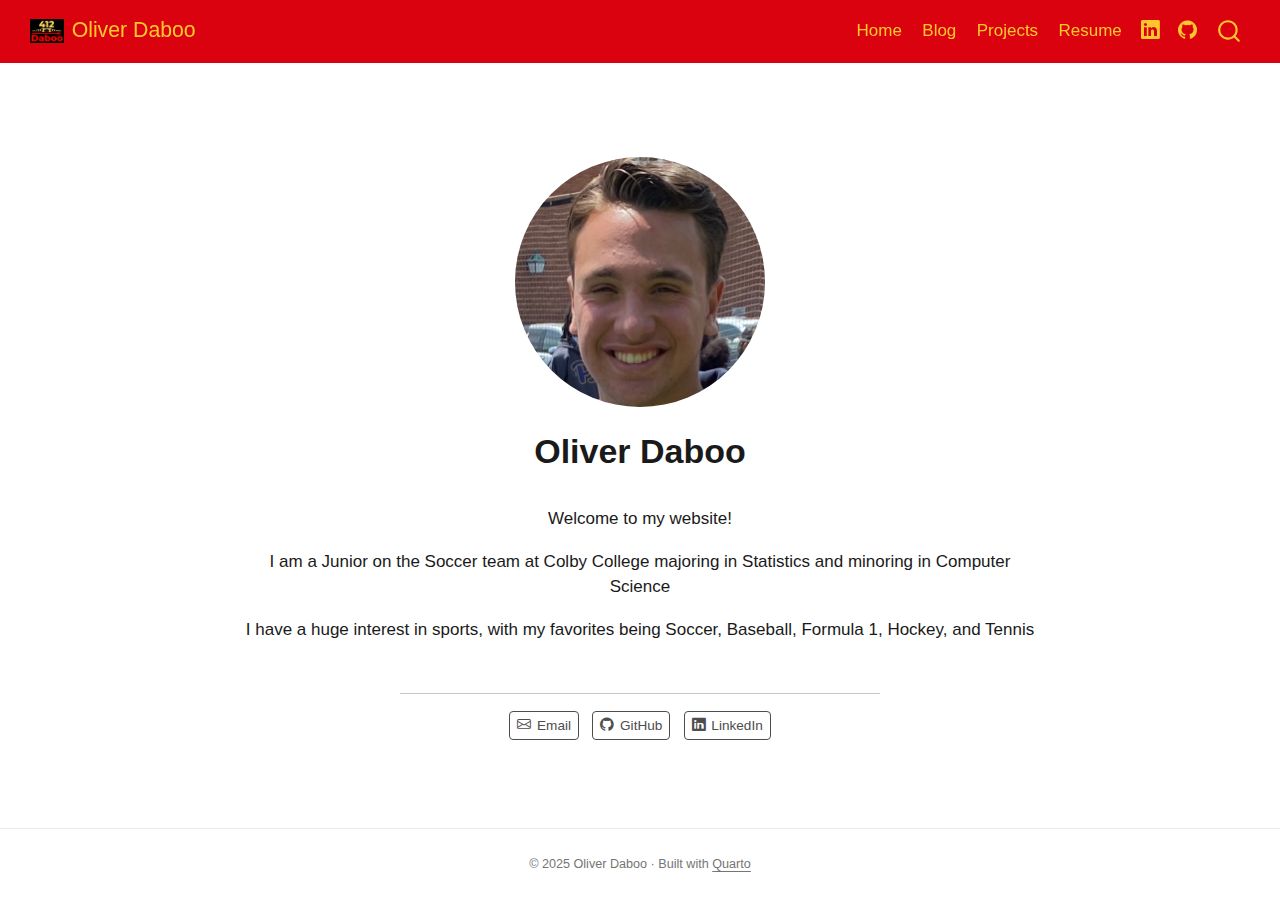
<file: index.html>
<!DOCTYPE html>
<html xmlns="http://www.w3.org/1999/xhtml" lang="en" xml:lang="en"><head>

<meta charset="utf-8">
<meta name="generator" content="quarto-1.7.32">

<meta name="viewport" content="width=device-width, initial-scale=1.0, user-scalable=yes">


<title>Oliver Daboo</title>
<style>
code{white-space: pre-wrap;}
span.smallcaps{font-variant: small-caps;}
div.columns{display: flex; gap: min(4vw, 1.5em);}
div.column{flex: auto; overflow-x: auto;}
div.hanging-indent{margin-left: 1.5em; text-indent: -1.5em;}
ul.task-list{list-style: none;}
ul.task-list li input[type="checkbox"] {
  width: 0.8em;
  margin: 0 0.8em 0.2em -1em; /* quarto-specific, see https://github.com/quarto-dev/quarto-cli/issues/4556 */ 
  vertical-align: middle;
}
</style>


<script src="site_libs/quarto-nav/quarto-nav.js"></script>
<script src="site_libs/quarto-nav/headroom.min.js"></script>
<script src="site_libs/clipboard/clipboard.min.js"></script>
<script src="site_libs/quarto-search/autocomplete.umd.js"></script>
<script src="site_libs/quarto-search/fuse.min.js"></script>
<script src="site_libs/quarto-search/quarto-search.js"></script>
<meta name="quarto:offset" content="./">
<script src="site_libs/quarto-html/quarto.js" type="module"></script>
<script src="site_libs/quarto-html/tabsets/tabsets.js" type="module"></script>
<script src="site_libs/quarto-html/popper.min.js"></script>
<script src="site_libs/quarto-html/tippy.umd.min.js"></script>
<link href="site_libs/quarto-html/tippy.css" rel="stylesheet">
<link href="site_libs/quarto-html/quarto-syntax-highlighting-37eea08aefeeee20ff55810ff984fec1.css" rel="stylesheet" id="quarto-text-highlighting-styles">
<script src="site_libs/bootstrap/bootstrap.min.js"></script>
<link href="site_libs/bootstrap/bootstrap-icons.css" rel="stylesheet">
<link href="site_libs/bootstrap/bootstrap-e045182a10089114f09aa6df3e64160a.min.css" rel="stylesheet" append-hash="true" id="quarto-bootstrap" data-mode="light">
<script id="quarto-search-options" type="application/json">{
  "location": "navbar",
  "copy-button": false,
  "collapse-after": 3,
  "panel-placement": "end",
  "type": "overlay",
  "limit": 50,
  "keyboard-shortcut": [
    "f",
    "/",
    "s"
  ],
  "show-item-context": false,
  "language": {
    "search-no-results-text": "No results",
    "search-matching-documents-text": "matching documents",
    "search-copy-link-title": "Copy link to search",
    "search-hide-matches-text": "Hide additional matches",
    "search-more-match-text": "more match in this document",
    "search-more-matches-text": "more matches in this document",
    "search-clear-button-title": "Clear",
    "search-text-placeholder": "",
    "search-detached-cancel-button-title": "Cancel",
    "search-submit-button-title": "Submit",
    "search-label": "Search"
  }
}</script>


<link rel="stylesheet" href="styles.css">
</head>

<body class="nav-fixed fullcontent quarto-light">

<div id="quarto-search-results"></div>
  <header id="quarto-header" class="headroom fixed-top">
    <nav class="navbar navbar-expand-lg " data-bs-theme="dark">
      <div class="navbar-container container-fluid">
      <div class="navbar-brand-container mx-auto">
    <a href="./index.html" class="navbar-brand navbar-brand-logo">
    <img src="./assets/logo.png" alt="" class="navbar-logo">
    </a>
    <a class="navbar-brand" href="./index.html">
    <span class="navbar-title">Oliver Daboo</span>
    </a>
  </div>
            <div id="quarto-search" class="" title="Search"></div>
          <button class="navbar-toggler" type="button" data-bs-toggle="collapse" data-bs-target="#navbarCollapse" aria-controls="navbarCollapse" role="menu" aria-expanded="false" aria-label="Toggle navigation" onclick="if (window.quartoToggleHeadroom) { window.quartoToggleHeadroom(); }">
  <span class="navbar-toggler-icon"></span>
</button>
          <div class="collapse navbar-collapse" id="navbarCollapse">
            <ul class="navbar-nav navbar-nav-scroll ms-auto">
  <li class="nav-item">
    <a class="nav-link active" href="./index.html" aria-current="page"> 
<span class="menu-text">Home</span></a>
  </li>  
  <li class="nav-item">
    <a class="nav-link" href="./Blog.html"> 
<span class="menu-text">Blog</span></a>
  </li>  
  <li class="nav-item">
    <a class="nav-link" href="./projects.html"> 
<span class="menu-text">Projects</span></a>
  </li>  
  <li class="nav-item">
    <a class="nav-link" href="./assets/Resume_Oliver Daboo.pdf" target="blank"> 
<span class="menu-text">Resume</span></a>
  </li>  
  <li class="nav-item compact">
    <a class="nav-link" href="https://www.linkedin.com/in/ojdabo27/" target="blank"> <i class="bi bi-linkedin" role="img">
</i> 
<span class="menu-text"></span></a>
  </li>  
  <li class="nav-item compact">
    <a class="nav-link" href="https://github.com/oliverdaboo" target="blank"> <i class="bi bi-github" role="img">
</i> 
<span class="menu-text"></span></a>
  </li>  
</ul>
          </div> <!-- /navcollapse -->
            <div class="quarto-navbar-tools">
</div>
      </div> <!-- /container-fluid -->
    </nav>
</header>
<!-- content -->
<div id="quarto-content" class="quarto-container page-columns page-rows-contents page-layout-article page-navbar">
<!-- sidebar -->
<!-- margin-sidebar -->
    
<!-- main -->
<div class="quarto-about-jolla">
  <img src="assets/oliverdaboo.png" class="about-image
  round " style="height: 250px; width: 250px;">
 <header id="title-block-header" class="quarto-title-block default">
<div class="quarto-title">
<h1 class="title">Oliver Daboo</h1>
</div>
<div class="quarto-title-meta">
  </div>
</header><main class="content" id="quarto-document-content">
<p>Welcome to my website!</p>
<p>I am a Junior on the Soccer team at Colby College majoring in Statistics and minoring in Computer Science</p>
<p>I have a huge interest in sports, with my favorites being Soccer, Baseball, Formula 1, Hockey, and Tennis</p>


</main> 
  <hr class="about-sep">
   <div class="about-links">
  <a href="mailto:oliverdaboo@icloud.com" class="about-link" rel="" target="">
    <i class="bi bi-envelope"></i>
     <span class="about-link-text">Email</span>
  </a>
  <a href="https://github.com/oliverdaboo" class="about-link" rel="" target="blank">
    <i class="bi bi-github"></i>
     <span class="about-link-text">GitHub</span>
  </a>
  <a href="https://www.linkedin.com/in/ojdabo27/" class="about-link" rel="" target="blank">
    <i class="bi bi-linkedin"></i>
     <span class="about-link-text">LinkedIn</span>
  </a>
</div>
</div>
 <!-- /main -->
<script id="quarto-html-after-body" type="application/javascript">
  window.document.addEventListener("DOMContentLoaded", function (event) {
    const isCodeAnnotation = (el) => {
      for (const clz of el.classList) {
        if (clz.startsWith('code-annotation-')) {                     
          return true;
        }
      }
      return false;
    }
    const onCopySuccess = function(e) {
      // button target
      const button = e.trigger;
      // don't keep focus
      button.blur();
      // flash "checked"
      button.classList.add('code-copy-button-checked');
      var currentTitle = button.getAttribute("title");
      button.setAttribute("title", "Copied!");
      let tooltip;
      if (window.bootstrap) {
        button.setAttribute("data-bs-toggle", "tooltip");
        button.setAttribute("data-bs-placement", "left");
        button.setAttribute("data-bs-title", "Copied!");
        tooltip = new bootstrap.Tooltip(button, 
          { trigger: "manual", 
            customClass: "code-copy-button-tooltip",
            offset: [0, -8]});
        tooltip.show();    
      }
      setTimeout(function() {
        if (tooltip) {
          tooltip.hide();
          button.removeAttribute("data-bs-title");
          button.removeAttribute("data-bs-toggle");
          button.removeAttribute("data-bs-placement");
        }
        button.setAttribute("title", currentTitle);
        button.classList.remove('code-copy-button-checked');
      }, 1000);
      // clear code selection
      e.clearSelection();
    }
    const getTextToCopy = function(trigger) {
        const codeEl = trigger.previousElementSibling.cloneNode(true);
        for (const childEl of codeEl.children) {
          if (isCodeAnnotation(childEl)) {
            childEl.remove();
          }
        }
        return codeEl.innerText;
    }
    const clipboard = new window.ClipboardJS('.code-copy-button:not([data-in-quarto-modal])', {
      text: getTextToCopy
    });
    clipboard.on('success', onCopySuccess);
    if (window.document.getElementById('quarto-embedded-source-code-modal')) {
      const clipboardModal = new window.ClipboardJS('.code-copy-button[data-in-quarto-modal]', {
        text: getTextToCopy,
        container: window.document.getElementById('quarto-embedded-source-code-modal')
      });
      clipboardModal.on('success', onCopySuccess);
    }
      var localhostRegex = new RegExp(/^(?:http|https):\/\/localhost\:?[0-9]*\//);
      var mailtoRegex = new RegExp(/^mailto:/);
        var filterRegex = new RegExp("https:\/\/oliverdaboo\.github\.io");
      var isInternal = (href) => {
          return filterRegex.test(href) || localhostRegex.test(href) || mailtoRegex.test(href);
      }
      // Inspect non-navigation links and adorn them if external
     var links = window.document.querySelectorAll('a[href]:not(.nav-link):not(.navbar-brand):not(.toc-action):not(.sidebar-link):not(.sidebar-item-toggle):not(.pagination-link):not(.no-external):not([aria-hidden]):not(.dropdown-item):not(.quarto-navigation-tool):not(.about-link)');
      for (var i=0; i<links.length; i++) {
        const link = links[i];
        if (!isInternal(link.href)) {
          // undo the damage that might have been done by quarto-nav.js in the case of
          // links that we want to consider external
          if (link.dataset.originalHref !== undefined) {
            link.href = link.dataset.originalHref;
          }
        }
      }
    function tippyHover(el, contentFn, onTriggerFn, onUntriggerFn) {
      const config = {
        allowHTML: true,
        maxWidth: 500,
        delay: 100,
        arrow: false,
        appendTo: function(el) {
            return el.parentElement;
        },
        interactive: true,
        interactiveBorder: 10,
        theme: 'quarto',
        placement: 'bottom-start',
      };
      if (contentFn) {
        config.content = contentFn;
      }
      if (onTriggerFn) {
        config.onTrigger = onTriggerFn;
      }
      if (onUntriggerFn) {
        config.onUntrigger = onUntriggerFn;
      }
      window.tippy(el, config); 
    }
    const noterefs = window.document.querySelectorAll('a[role="doc-noteref"]');
    for (var i=0; i<noterefs.length; i++) {
      const ref = noterefs[i];
      tippyHover(ref, function() {
        // use id or data attribute instead here
        let href = ref.getAttribute('data-footnote-href') || ref.getAttribute('href');
        try { href = new URL(href).hash; } catch {}
        const id = href.replace(/^#\/?/, "");
        const note = window.document.getElementById(id);
        if (note) {
          return note.innerHTML;
        } else {
          return "";
        }
      });
    }
    const xrefs = window.document.querySelectorAll('a.quarto-xref');
    const processXRef = (id, note) => {
      // Strip column container classes
      const stripColumnClz = (el) => {
        el.classList.remove("page-full", "page-columns");
        if (el.children) {
          for (const child of el.children) {
            stripColumnClz(child);
          }
        }
      }
      stripColumnClz(note)
      if (id === null || id.startsWith('sec-')) {
        // Special case sections, only their first couple elements
        const container = document.createElement("div");
        if (note.children && note.children.length > 2) {
          container.appendChild(note.children[0].cloneNode(true));
          for (let i = 1; i < note.children.length; i++) {
            const child = note.children[i];
            if (child.tagName === "P" && child.innerText === "") {
              continue;
            } else {
              container.appendChild(child.cloneNode(true));
              break;
            }
          }
          if (window.Quarto?.typesetMath) {
            window.Quarto.typesetMath(container);
          }
          return container.innerHTML
        } else {
          if (window.Quarto?.typesetMath) {
            window.Quarto.typesetMath(note);
          }
          return note.innerHTML;
        }
      } else {
        // Remove any anchor links if they are present
        const anchorLink = note.querySelector('a.anchorjs-link');
        if (anchorLink) {
          anchorLink.remove();
        }
        if (window.Quarto?.typesetMath) {
          window.Quarto.typesetMath(note);
        }
        if (note.classList.contains("callout")) {
          return note.outerHTML;
        } else {
          return note.innerHTML;
        }
      }
    }
    for (var i=0; i<xrefs.length; i++) {
      const xref = xrefs[i];
      tippyHover(xref, undefined, function(instance) {
        instance.disable();
        let url = xref.getAttribute('href');
        let hash = undefined; 
        if (url.startsWith('#')) {
          hash = url;
        } else {
          try { hash = new URL(url).hash; } catch {}
        }
        if (hash) {
          const id = hash.replace(/^#\/?/, "");
          const note = window.document.getElementById(id);
          if (note !== null) {
            try {
              const html = processXRef(id, note.cloneNode(true));
              instance.setContent(html);
            } finally {
              instance.enable();
              instance.show();
            }
          } else {
            // See if we can fetch this
            fetch(url.split('#')[0])
            .then(res => res.text())
            .then(html => {
              const parser = new DOMParser();
              const htmlDoc = parser.parseFromString(html, "text/html");
              const note = htmlDoc.getElementById(id);
              if (note !== null) {
                const html = processXRef(id, note);
                instance.setContent(html);
              } 
            }).finally(() => {
              instance.enable();
              instance.show();
            });
          }
        } else {
          // See if we can fetch a full url (with no hash to target)
          // This is a special case and we should probably do some content thinning / targeting
          fetch(url)
          .then(res => res.text())
          .then(html => {
            const parser = new DOMParser();
            const htmlDoc = parser.parseFromString(html, "text/html");
            const note = htmlDoc.querySelector('main.content');
            if (note !== null) {
              // This should only happen for chapter cross references
              // (since there is no id in the URL)
              // remove the first header
              if (note.children.length > 0 && note.children[0].tagName === "HEADER") {
                note.children[0].remove();
              }
              const html = processXRef(null, note);
              instance.setContent(html);
            } 
          }).finally(() => {
            instance.enable();
            instance.show();
          });
        }
      }, function(instance) {
      });
    }
        let selectedAnnoteEl;
        const selectorForAnnotation = ( cell, annotation) => {
          let cellAttr = 'data-code-cell="' + cell + '"';
          let lineAttr = 'data-code-annotation="' +  annotation + '"';
          const selector = 'span[' + cellAttr + '][' + lineAttr + ']';
          return selector;
        }
        const selectCodeLines = (annoteEl) => {
          const doc = window.document;
          const targetCell = annoteEl.getAttribute("data-target-cell");
          const targetAnnotation = annoteEl.getAttribute("data-target-annotation");
          const annoteSpan = window.document.querySelector(selectorForAnnotation(targetCell, targetAnnotation));
          const lines = annoteSpan.getAttribute("data-code-lines").split(",");
          const lineIds = lines.map((line) => {
            return targetCell + "-" + line;
          })
          let top = null;
          let height = null;
          let parent = null;
          if (lineIds.length > 0) {
              //compute the position of the single el (top and bottom and make a div)
              const el = window.document.getElementById(lineIds[0]);
              top = el.offsetTop;
              height = el.offsetHeight;
              parent = el.parentElement.parentElement;
            if (lineIds.length > 1) {
              const lastEl = window.document.getElementById(lineIds[lineIds.length - 1]);
              const bottom = lastEl.offsetTop + lastEl.offsetHeight;
              height = bottom - top;
            }
            if (top !== null && height !== null && parent !== null) {
              // cook up a div (if necessary) and position it 
              let div = window.document.getElementById("code-annotation-line-highlight");
              if (div === null) {
                div = window.document.createElement("div");
                div.setAttribute("id", "code-annotation-line-highlight");
                div.style.position = 'absolute';
                parent.appendChild(div);
              }
              div.style.top = top - 2 + "px";
              div.style.height = height + 4 + "px";
              div.style.left = 0;
              let gutterDiv = window.document.getElementById("code-annotation-line-highlight-gutter");
              if (gutterDiv === null) {
                gutterDiv = window.document.createElement("div");
                gutterDiv.setAttribute("id", "code-annotation-line-highlight-gutter");
                gutterDiv.style.position = 'absolute';
                const codeCell = window.document.getElementById(targetCell);
                const gutter = codeCell.querySelector('.code-annotation-gutter');
                gutter.appendChild(gutterDiv);
              }
              gutterDiv.style.top = top - 2 + "px";
              gutterDiv.style.height = height + 4 + "px";
            }
            selectedAnnoteEl = annoteEl;
          }
        };
        const unselectCodeLines = () => {
          const elementsIds = ["code-annotation-line-highlight", "code-annotation-line-highlight-gutter"];
          elementsIds.forEach((elId) => {
            const div = window.document.getElementById(elId);
            if (div) {
              div.remove();
            }
          });
          selectedAnnoteEl = undefined;
        };
          // Handle positioning of the toggle
      window.addEventListener(
        "resize",
        throttle(() => {
          elRect = undefined;
          if (selectedAnnoteEl) {
            selectCodeLines(selectedAnnoteEl);
          }
        }, 10)
      );
      function throttle(fn, ms) {
      let throttle = false;
      let timer;
        return (...args) => {
          if(!throttle) { // first call gets through
              fn.apply(this, args);
              throttle = true;
          } else { // all the others get throttled
              if(timer) clearTimeout(timer); // cancel #2
              timer = setTimeout(() => {
                fn.apply(this, args);
                timer = throttle = false;
              }, ms);
          }
        };
      }
        // Attach click handler to the DT
        const annoteDls = window.document.querySelectorAll('dt[data-target-cell]');
        for (const annoteDlNode of annoteDls) {
          annoteDlNode.addEventListener('click', (event) => {
            const clickedEl = event.target;
            if (clickedEl !== selectedAnnoteEl) {
              unselectCodeLines();
              const activeEl = window.document.querySelector('dt[data-target-cell].code-annotation-active');
              if (activeEl) {
                activeEl.classList.remove('code-annotation-active');
              }
              selectCodeLines(clickedEl);
              clickedEl.classList.add('code-annotation-active');
            } else {
              // Unselect the line
              unselectCodeLines();
              clickedEl.classList.remove('code-annotation-active');
            }
          });
        }
    const findCites = (el) => {
      const parentEl = el.parentElement;
      if (parentEl) {
        const cites = parentEl.dataset.cites;
        if (cites) {
          return {
            el,
            cites: cites.split(' ')
          };
        } else {
          return findCites(el.parentElement)
        }
      } else {
        return undefined;
      }
    };
    var bibliorefs = window.document.querySelectorAll('a[role="doc-biblioref"]');
    for (var i=0; i<bibliorefs.length; i++) {
      const ref = bibliorefs[i];
      const citeInfo = findCites(ref);
      if (citeInfo) {
        tippyHover(citeInfo.el, function() {
          var popup = window.document.createElement('div');
          citeInfo.cites.forEach(function(cite) {
            var citeDiv = window.document.createElement('div');
            citeDiv.classList.add('hanging-indent');
            citeDiv.classList.add('csl-entry');
            var biblioDiv = window.document.getElementById('ref-' + cite);
            if (biblioDiv) {
              citeDiv.innerHTML = biblioDiv.innerHTML;
            }
            popup.appendChild(citeDiv);
          });
          return popup.innerHTML;
        });
      }
    }
  });
  </script>
</div> <!-- /content -->
<footer class="footer">
  <div class="nav-footer">
    <div class="nav-footer-left">
      &nbsp;
    </div>   
    <div class="nav-footer-center">
<p>© 2025 Oliver Daboo · Built with <a href="https://quarto.org">Quarto</a></p>
</div>
    <div class="nav-footer-right">
      &nbsp;
    </div>
  </div>
</footer>




</body></html>
</file>
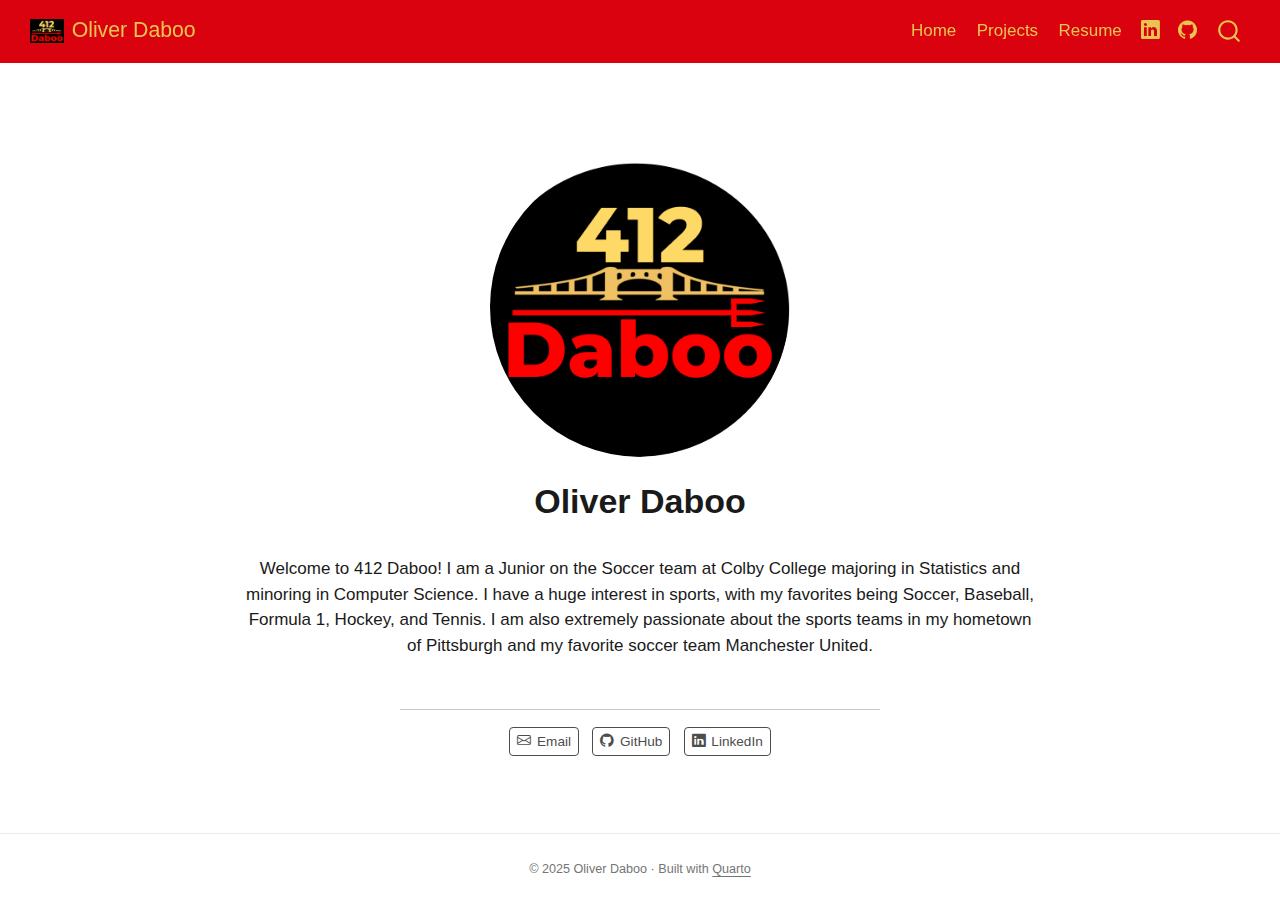
<file: about.html>
<!DOCTYPE html>
<html xmlns="http://www.w3.org/1999/xhtml" lang="en" xml:lang="en"><head>

<meta charset="utf-8">
<meta name="generator" content="quarto-1.8.25">

<meta name="viewport" content="width=device-width, initial-scale=1.0, user-scalable=yes">


<title>Oliver Daboo</title>
<style>
code{white-space: pre-wrap;}
span.smallcaps{font-variant: small-caps;}
div.columns{display: flex; gap: min(4vw, 1.5em);}
div.column{flex: auto; overflow-x: auto;}
div.hanging-indent{margin-left: 1.5em; text-indent: -1.5em;}
ul.task-list{list-style: none;}
ul.task-list li input[type="checkbox"] {
  width: 0.8em;
  margin: 0 0.8em 0.2em -1em; /* quarto-specific, see https://github.com/quarto-dev/quarto-cli/issues/4556 */ 
  vertical-align: middle;
}
</style>


<script src="site_libs/quarto-nav/quarto-nav.js"></script>
<script src="site_libs/quarto-nav/headroom.min.js"></script>
<script src="site_libs/clipboard/clipboard.min.js"></script>
<script src="site_libs/quarto-search/autocomplete.umd.js"></script>
<script src="site_libs/quarto-search/fuse.min.js"></script>
<script src="site_libs/quarto-search/quarto-search.js"></script>
<meta name="quarto:offset" content="./">
<script src="site_libs/quarto-html/quarto.js" type="module"></script>
<script src="site_libs/quarto-html/tabsets/tabsets.js" type="module"></script>
<script src="site_libs/quarto-html/axe/axe-check.js" type="module"></script>
<script src="site_libs/quarto-html/popper.min.js"></script>
<script src="site_libs/quarto-html/tippy.umd.min.js"></script>
<link href="site_libs/quarto-html/tippy.css" rel="stylesheet">
<link href="site_libs/quarto-html/quarto-syntax-highlighting-7b89279ff1a6dce999919e0e67d4d9ec.css" rel="stylesheet" id="quarto-text-highlighting-styles">
<script src="site_libs/bootstrap/bootstrap.min.js"></script>
<link href="site_libs/bootstrap/bootstrap-icons.css" rel="stylesheet">
<link href="site_libs/bootstrap/bootstrap-d183032d440ead3b85d0d3ab390012a8.min.css" rel="stylesheet" append-hash="true" id="quarto-bootstrap" data-mode="light">
<script id="quarto-search-options" type="application/json">{
  "location": "navbar",
  "copy-button": false,
  "collapse-after": 3,
  "panel-placement": "end",
  "type": "overlay",
  "limit": 50,
  "keyboard-shortcut": [
    "f",
    "/",
    "s"
  ],
  "show-item-context": false,
  "language": {
    "search-no-results-text": "No results",
    "search-matching-documents-text": "matching documents",
    "search-copy-link-title": "Copy link to search",
    "search-hide-matches-text": "Hide additional matches",
    "search-more-match-text": "more match in this document",
    "search-more-matches-text": "more matches in this document",
    "search-clear-button-title": "Clear",
    "search-text-placeholder": "",
    "search-detached-cancel-button-title": "Cancel",
    "search-submit-button-title": "Submit",
    "search-label": "Search"
  }
}</script>


<link rel="stylesheet" href="styles.css">
</head>

<body class="nav-fixed fullcontent quarto-light">

<div id="quarto-search-results"></div>
  <header id="quarto-header" class="headroom fixed-top">
    <nav class="navbar navbar-expand-lg " data-bs-theme="dark">
      <div class="navbar-container container-fluid">
      <div class="navbar-brand-container mx-auto">
    <a href="./index.html" class="navbar-brand navbar-brand-logo">
    <img src="./assets/logo.png" alt="" class="navbar-logo light-content">
    <img src="./assets/logo.png" alt="" class="navbar-logo dark-content">
    </a>
    <a class="navbar-brand" href="./index.html">
    <span class="navbar-title">Oliver Daboo</span>
    </a>
  </div>
            <div id="quarto-search" class="" title="Search"></div>
          <button class="navbar-toggler" type="button" data-bs-toggle="collapse" data-bs-target="#navbarCollapse" aria-controls="navbarCollapse" role="menu" aria-expanded="false" aria-label="Toggle navigation" onclick="if (window.quartoToggleHeadroom) { window.quartoToggleHeadroom(); }">
  <span class="navbar-toggler-icon"></span>
</button>
          <div class="collapse navbar-collapse" id="navbarCollapse">
            <ul class="navbar-nav navbar-nav-scroll ms-auto">
  <li class="nav-item">
    <a class="nav-link active" href="./about.html" aria-current="page"> 
<span class="menu-text">Home</span></a>
  </li>  
  <li class="nav-item">
    <a class="nav-link" href="./projects.html"> 
<span class="menu-text">Projects</span></a>
  </li>  
  <li class="nav-item">
    <a class="nav-link" href="./assets/Resume_Oliver Daboo.pdf" target="blank"> 
<span class="menu-text">Resume</span></a>
  </li>  
  <li class="nav-item compact">
    <a class="nav-link" href="https://www.linkedin.com/in/ojdabo27/" target="blank"> <i class="bi bi-linkedin" role="img">
</i> 
<span class="menu-text"></span></a>
  </li>  
  <li class="nav-item compact">
    <a class="nav-link" href="https://github.com/oliverdaboo" target="blank"> <i class="bi bi-github" role="img">
</i> 
<span class="menu-text"></span></a>
  </li>  
</ul>
          </div> <!-- /navcollapse -->
            <div class="quarto-navbar-tools">
</div>
      </div> <!-- /container-fluid -->
    </nav>
</header>
<!-- content -->
<div id="quarto-content" class="quarto-container page-columns page-rows-contents page-layout-article page-navbar">
<!-- sidebar -->
<!-- margin-sidebar -->
    
<!-- main -->
<div class="quarto-about-jolla">
  <img src="assets/circle_logo.png" class="about-image
  round " style="height: 300px; width: 300px;">
 <header id="title-block-header" class="quarto-title-block default">
<div class="quarto-title">
<h1 class="title">Oliver Daboo</h1>
</div>
<div class="quarto-title-meta">
  </div>
</header><main class="content" id="quarto-document-content">
<p>Welcome to 412 Daboo! I am a Junior on the Soccer team at Colby College majoring in Statistics and minoring in Computer Science. I have a huge interest in sports, with my favorites being Soccer, Baseball, Formula 1, Hockey, and Tennis. I am also extremely passionate about the sports teams in my hometown of Pittsburgh and my favorite soccer team Manchester United.</p>


</main> 
  <hr class="about-sep">
   <div class="about-links">
  <a href="mailto:oliverdaboo@icloud.com" class="about-link" rel="" target="">
    <i class="bi bi-envelope"></i>
     <span class="about-link-text">Email</span>
  </a>
  <a href="https://github.com/oliverdaboo" class="about-link" rel="" target="blank">
    <i class="bi bi-github"></i>
     <span class="about-link-text">GitHub</span>
  </a>
  <a href="https://www.linkedin.com/in/ojdabo27/" class="about-link" rel="" target="blank">
    <i class="bi bi-linkedin"></i>
     <span class="about-link-text">LinkedIn</span>
  </a>
</div>
</div>
 <!-- /main -->
<script id="quarto-html-after-body" type="application/javascript">
  window.document.addEventListener("DOMContentLoaded", function (event) {
    const isCodeAnnotation = (el) => {
      for (const clz of el.classList) {
        if (clz.startsWith('code-annotation-')) {                     
          return true;
        }
      }
      return false;
    }
    const onCopySuccess = function(e) {
      // button target
      const button = e.trigger;
      // don't keep focus
      button.blur();
      // flash "checked"
      button.classList.add('code-copy-button-checked');
      var currentTitle = button.getAttribute("title");
      button.setAttribute("title", "Copied!");
      let tooltip;
      if (window.bootstrap) {
        button.setAttribute("data-bs-toggle", "tooltip");
        button.setAttribute("data-bs-placement", "left");
        button.setAttribute("data-bs-title", "Copied!");
        tooltip = new bootstrap.Tooltip(button, 
          { trigger: "manual", 
            customClass: "code-copy-button-tooltip",
            offset: [0, -8]});
        tooltip.show();    
      }
      setTimeout(function() {
        if (tooltip) {
          tooltip.hide();
          button.removeAttribute("data-bs-title");
          button.removeAttribute("data-bs-toggle");
          button.removeAttribute("data-bs-placement");
        }
        button.setAttribute("title", currentTitle);
        button.classList.remove('code-copy-button-checked');
      }, 1000);
      // clear code selection
      e.clearSelection();
    }
    const getTextToCopy = function(trigger) {
      const outerScaffold = trigger.parentElement.cloneNode(true);
      const codeEl = outerScaffold.querySelector('code');
      for (const childEl of codeEl.children) {
        if (isCodeAnnotation(childEl)) {
          childEl.remove();
        }
      }
      return codeEl.innerText;
    }
    const clipboard = new window.ClipboardJS('.code-copy-button:not([data-in-quarto-modal])', {
      text: getTextToCopy
    });
    clipboard.on('success', onCopySuccess);
    if (window.document.getElementById('quarto-embedded-source-code-modal')) {
      const clipboardModal = new window.ClipboardJS('.code-copy-button[data-in-quarto-modal]', {
        text: getTextToCopy,
        container: window.document.getElementById('quarto-embedded-source-code-modal')
      });
      clipboardModal.on('success', onCopySuccess);
    }
      var localhostRegex = new RegExp(/^(?:http|https):\/\/localhost\:?[0-9]*\//);
      var mailtoRegex = new RegExp(/^mailto:/);
        var filterRegex = new RegExp("https:\/\/oliverdaboo\.github\.io");
      var isInternal = (href) => {
          return filterRegex.test(href) || localhostRegex.test(href) || mailtoRegex.test(href);
      }
      // Inspect non-navigation links and adorn them if external
     var links = window.document.querySelectorAll('a[href]:not(.nav-link):not(.navbar-brand):not(.toc-action):not(.sidebar-link):not(.sidebar-item-toggle):not(.pagination-link):not(.no-external):not([aria-hidden]):not(.dropdown-item):not(.quarto-navigation-tool):not(.about-link)');
      for (var i=0; i<links.length; i++) {
        const link = links[i];
        if (!isInternal(link.href)) {
          // undo the damage that might have been done by quarto-nav.js in the case of
          // links that we want to consider external
          if (link.dataset.originalHref !== undefined) {
            link.href = link.dataset.originalHref;
          }
        }
      }
    function tippyHover(el, contentFn, onTriggerFn, onUntriggerFn) {
      const config = {
        allowHTML: true,
        maxWidth: 500,
        delay: 100,
        arrow: false,
        appendTo: function(el) {
            return el.parentElement;
        },
        interactive: true,
        interactiveBorder: 10,
        theme: 'quarto',
        placement: 'bottom-start',
      };
      if (contentFn) {
        config.content = contentFn;
      }
      if (onTriggerFn) {
        config.onTrigger = onTriggerFn;
      }
      if (onUntriggerFn) {
        config.onUntrigger = onUntriggerFn;
      }
      window.tippy(el, config); 
    }
    const noterefs = window.document.querySelectorAll('a[role="doc-noteref"]');
    for (var i=0; i<noterefs.length; i++) {
      const ref = noterefs[i];
      tippyHover(ref, function() {
        // use id or data attribute instead here
        let href = ref.getAttribute('data-footnote-href') || ref.getAttribute('href');
        try { href = new URL(href).hash; } catch {}
        const id = href.replace(/^#\/?/, "");
        const note = window.document.getElementById(id);
        if (note) {
          return note.innerHTML;
        } else {
          return "";
        }
      });
    }
    const xrefs = window.document.querySelectorAll('a.quarto-xref');
    const processXRef = (id, note) => {
      // Strip column container classes
      const stripColumnClz = (el) => {
        el.classList.remove("page-full", "page-columns");
        if (el.children) {
          for (const child of el.children) {
            stripColumnClz(child);
          }
        }
      }
      stripColumnClz(note)
      if (id === null || id.startsWith('sec-')) {
        // Special case sections, only their first couple elements
        const container = document.createElement("div");
        if (note.children && note.children.length > 2) {
          container.appendChild(note.children[0].cloneNode(true));
          for (let i = 1; i < note.children.length; i++) {
            const child = note.children[i];
            if (child.tagName === "P" && child.innerText === "") {
              continue;
            } else {
              container.appendChild(child.cloneNode(true));
              break;
            }
          }
          if (window.Quarto?.typesetMath) {
            window.Quarto.typesetMath(container);
          }
          return container.innerHTML
        } else {
          if (window.Quarto?.typesetMath) {
            window.Quarto.typesetMath(note);
          }
          return note.innerHTML;
        }
      } else {
        // Remove any anchor links if they are present
        const anchorLink = note.querySelector('a.anchorjs-link');
        if (anchorLink) {
          anchorLink.remove();
        }
        if (window.Quarto?.typesetMath) {
          window.Quarto.typesetMath(note);
        }
        if (note.classList.contains("callout")) {
          return note.outerHTML;
        } else {
          return note.innerHTML;
        }
      }
    }
    for (var i=0; i<xrefs.length; i++) {
      const xref = xrefs[i];
      tippyHover(xref, undefined, function(instance) {
        instance.disable();
        let url = xref.getAttribute('href');
        let hash = undefined; 
        if (url.startsWith('#')) {
          hash = url;
        } else {
          try { hash = new URL(url).hash; } catch {}
        }
        if (hash) {
          const id = hash.replace(/^#\/?/, "");
          const note = window.document.getElementById(id);
          if (note !== null) {
            try {
              const html = processXRef(id, note.cloneNode(true));
              instance.setContent(html);
            } finally {
              instance.enable();
              instance.show();
            }
          } else {
            // See if we can fetch this
            fetch(url.split('#')[0])
            .then(res => res.text())
            .then(html => {
              const parser = new DOMParser();
              const htmlDoc = parser.parseFromString(html, "text/html");
              const note = htmlDoc.getElementById(id);
              if (note !== null) {
                const html = processXRef(id, note);
                instance.setContent(html);
              } 
            }).finally(() => {
              instance.enable();
              instance.show();
            });
          }
        } else {
          // See if we can fetch a full url (with no hash to target)
          // This is a special case and we should probably do some content thinning / targeting
          fetch(url)
          .then(res => res.text())
          .then(html => {
            const parser = new DOMParser();
            const htmlDoc = parser.parseFromString(html, "text/html");
            const note = htmlDoc.querySelector('main.content');
            if (note !== null) {
              // This should only happen for chapter cross references
              // (since there is no id in the URL)
              // remove the first header
              if (note.children.length > 0 && note.children[0].tagName === "HEADER") {
                note.children[0].remove();
              }
              const html = processXRef(null, note);
              instance.setContent(html);
            } 
          }).finally(() => {
            instance.enable();
            instance.show();
          });
        }
      }, function(instance) {
      });
    }
        let selectedAnnoteEl;
        const selectorForAnnotation = ( cell, annotation) => {
          let cellAttr = 'data-code-cell="' + cell + '"';
          let lineAttr = 'data-code-annotation="' +  annotation + '"';
          const selector = 'span[' + cellAttr + '][' + lineAttr + ']';
          return selector;
        }
        const selectCodeLines = (annoteEl) => {
          const doc = window.document;
          const targetCell = annoteEl.getAttribute("data-target-cell");
          const targetAnnotation = annoteEl.getAttribute("data-target-annotation");
          const annoteSpan = window.document.querySelector(selectorForAnnotation(targetCell, targetAnnotation));
          const lines = annoteSpan.getAttribute("data-code-lines").split(",");
          const lineIds = lines.map((line) => {
            return targetCell + "-" + line;
          })
          let top = null;
          let height = null;
          let parent = null;
          if (lineIds.length > 0) {
              //compute the position of the single el (top and bottom and make a div)
              const el = window.document.getElementById(lineIds[0]);
              top = el.offsetTop;
              height = el.offsetHeight;
              parent = el.parentElement.parentElement;
            if (lineIds.length > 1) {
              const lastEl = window.document.getElementById(lineIds[lineIds.length - 1]);
              const bottom = lastEl.offsetTop + lastEl.offsetHeight;
              height = bottom - top;
            }
            if (top !== null && height !== null && parent !== null) {
              // cook up a div (if necessary) and position it 
              let div = window.document.getElementById("code-annotation-line-highlight");
              if (div === null) {
                div = window.document.createElement("div");
                div.setAttribute("id", "code-annotation-line-highlight");
                div.style.position = 'absolute';
                parent.appendChild(div);
              }
              div.style.top = top - 2 + "px";
              div.style.height = height + 4 + "px";
              div.style.left = 0;
              let gutterDiv = window.document.getElementById("code-annotation-line-highlight-gutter");
              if (gutterDiv === null) {
                gutterDiv = window.document.createElement("div");
                gutterDiv.setAttribute("id", "code-annotation-line-highlight-gutter");
                gutterDiv.style.position = 'absolute';
                const codeCell = window.document.getElementById(targetCell);
                const gutter = codeCell.querySelector('.code-annotation-gutter');
                gutter.appendChild(gutterDiv);
              }
              gutterDiv.style.top = top - 2 + "px";
              gutterDiv.style.height = height + 4 + "px";
            }
            selectedAnnoteEl = annoteEl;
          }
        };
        const unselectCodeLines = () => {
          const elementsIds = ["code-annotation-line-highlight", "code-annotation-line-highlight-gutter"];
          elementsIds.forEach((elId) => {
            const div = window.document.getElementById(elId);
            if (div) {
              div.remove();
            }
          });
          selectedAnnoteEl = undefined;
        };
          // Handle positioning of the toggle
      window.addEventListener(
        "resize",
        throttle(() => {
          elRect = undefined;
          if (selectedAnnoteEl) {
            selectCodeLines(selectedAnnoteEl);
          }
        }, 10)
      );
      function throttle(fn, ms) {
      let throttle = false;
      let timer;
        return (...args) => {
          if(!throttle) { // first call gets through
              fn.apply(this, args);
              throttle = true;
          } else { // all the others get throttled
              if(timer) clearTimeout(timer); // cancel #2
              timer = setTimeout(() => {
                fn.apply(this, args);
                timer = throttle = false;
              }, ms);
          }
        };
      }
        // Attach click handler to the DT
        const annoteDls = window.document.querySelectorAll('dt[data-target-cell]');
        for (const annoteDlNode of annoteDls) {
          annoteDlNode.addEventListener('click', (event) => {
            const clickedEl = event.target;
            if (clickedEl !== selectedAnnoteEl) {
              unselectCodeLines();
              const activeEl = window.document.querySelector('dt[data-target-cell].code-annotation-active');
              if (activeEl) {
                activeEl.classList.remove('code-annotation-active');
              }
              selectCodeLines(clickedEl);
              clickedEl.classList.add('code-annotation-active');
            } else {
              // Unselect the line
              unselectCodeLines();
              clickedEl.classList.remove('code-annotation-active');
            }
          });
        }
    const findCites = (el) => {
      const parentEl = el.parentElement;
      if (parentEl) {
        const cites = parentEl.dataset.cites;
        if (cites) {
          return {
            el,
            cites: cites.split(' ')
          };
        } else {
          return findCites(el.parentElement)
        }
      } else {
        return undefined;
      }
    };
    var bibliorefs = window.document.querySelectorAll('a[role="doc-biblioref"]');
    for (var i=0; i<bibliorefs.length; i++) {
      const ref = bibliorefs[i];
      const citeInfo = findCites(ref);
      if (citeInfo) {
        tippyHover(citeInfo.el, function() {
          var popup = window.document.createElement('div');
          citeInfo.cites.forEach(function(cite) {
            var citeDiv = window.document.createElement('div');
            citeDiv.classList.add('hanging-indent');
            citeDiv.classList.add('csl-entry');
            var biblioDiv = window.document.getElementById('ref-' + cite);
            if (biblioDiv) {
              citeDiv.innerHTML = biblioDiv.innerHTML;
            }
            popup.appendChild(citeDiv);
          });
          return popup.innerHTML;
        });
      }
    }
  });
  </script>
</div> <!-- /content -->
<footer class="footer">
  <div class="nav-footer">
    <div class="nav-footer-left">
      &nbsp;
    </div>   
    <div class="nav-footer-center">
<p>© 2025 Oliver Daboo · Built with <a href="https://quarto.org">Quarto</a></p>
</div>
    <div class="nav-footer-right">
      &nbsp;
    </div>
  </div>
</footer>




</body></html>
</file>
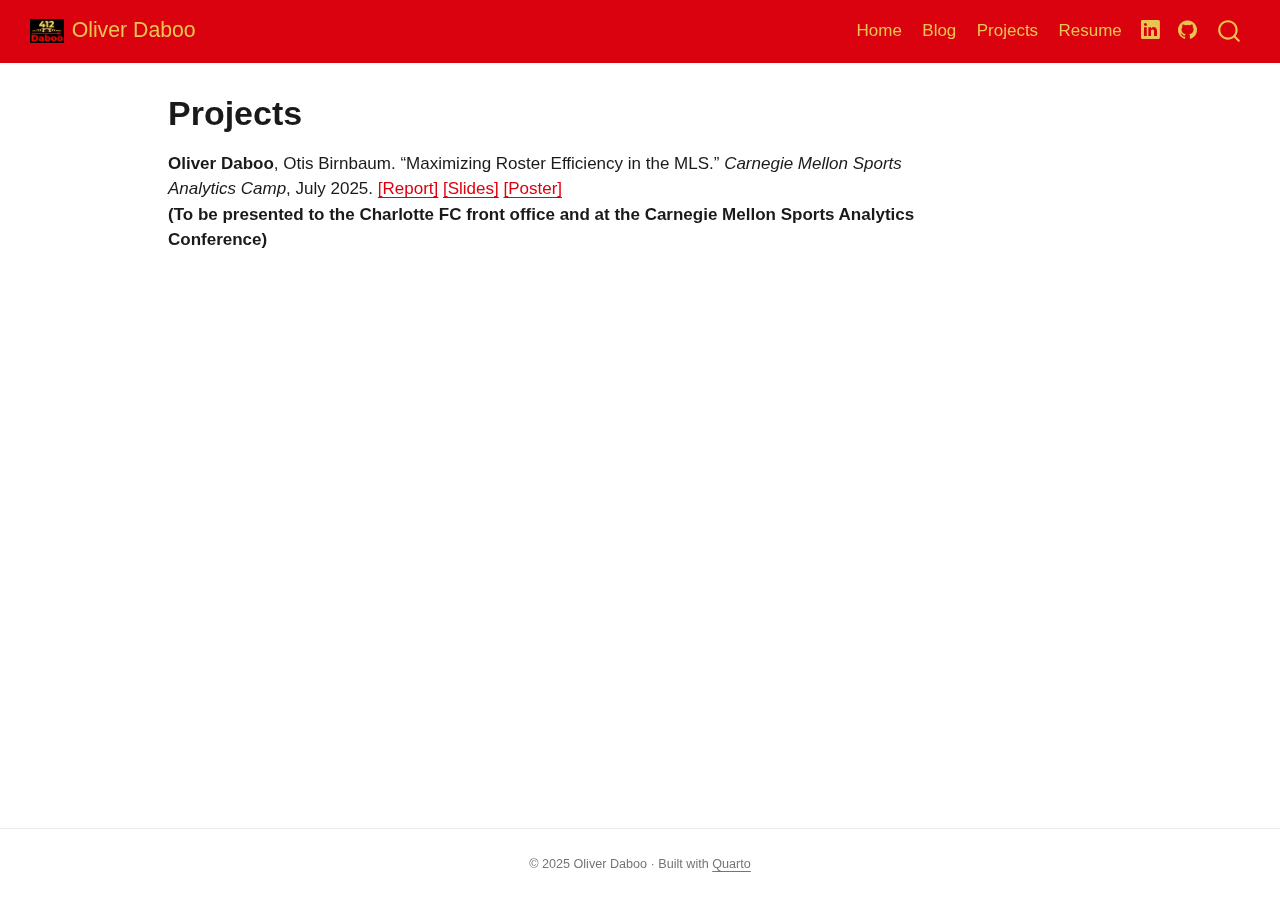
<file: projects.html>
<!DOCTYPE html>
<html xmlns="http://www.w3.org/1999/xhtml" lang="en" xml:lang="en"><head>

<meta charset="utf-8">
<meta name="generator" content="quarto-1.7.32">

<meta name="viewport" content="width=device-width, initial-scale=1.0, user-scalable=yes">


<title>Projects – Oliver Daboo</title>
<style>
code{white-space: pre-wrap;}
span.smallcaps{font-variant: small-caps;}
div.columns{display: flex; gap: min(4vw, 1.5em);}
div.column{flex: auto; overflow-x: auto;}
div.hanging-indent{margin-left: 1.5em; text-indent: -1.5em;}
ul.task-list{list-style: none;}
ul.task-list li input[type="checkbox"] {
  width: 0.8em;
  margin: 0 0.8em 0.2em -1em; /* quarto-specific, see https://github.com/quarto-dev/quarto-cli/issues/4556 */ 
  vertical-align: middle;
}
</style>


<script src="site_libs/quarto-nav/quarto-nav.js"></script>
<script src="site_libs/quarto-nav/headroom.min.js"></script>
<script src="site_libs/clipboard/clipboard.min.js"></script>
<script src="site_libs/quarto-search/autocomplete.umd.js"></script>
<script src="site_libs/quarto-search/fuse.min.js"></script>
<script src="site_libs/quarto-search/quarto-search.js"></script>
<meta name="quarto:offset" content="./">
<script src="site_libs/quarto-html/quarto.js" type="module"></script>
<script src="site_libs/quarto-html/tabsets/tabsets.js" type="module"></script>
<script src="site_libs/quarto-html/popper.min.js"></script>
<script src="site_libs/quarto-html/tippy.umd.min.js"></script>
<script src="site_libs/quarto-html/anchor.min.js"></script>
<link href="site_libs/quarto-html/tippy.css" rel="stylesheet">
<link href="site_libs/quarto-html/quarto-syntax-highlighting-37eea08aefeeee20ff55810ff984fec1.css" rel="stylesheet" id="quarto-text-highlighting-styles">
<script src="site_libs/bootstrap/bootstrap.min.js"></script>
<link href="site_libs/bootstrap/bootstrap-icons.css" rel="stylesheet">
<link href="site_libs/bootstrap/bootstrap-023c9b4ed69e9b91c5e5728702c2f950.min.css" rel="stylesheet" append-hash="true" id="quarto-bootstrap" data-mode="light">
<script id="quarto-search-options" type="application/json">{
  "location": "navbar",
  "copy-button": false,
  "collapse-after": 3,
  "panel-placement": "end",
  "type": "overlay",
  "limit": 50,
  "keyboard-shortcut": [
    "f",
    "/",
    "s"
  ],
  "show-item-context": false,
  "language": {
    "search-no-results-text": "No results",
    "search-matching-documents-text": "matching documents",
    "search-copy-link-title": "Copy link to search",
    "search-hide-matches-text": "Hide additional matches",
    "search-more-match-text": "more match in this document",
    "search-more-matches-text": "more matches in this document",
    "search-clear-button-title": "Clear",
    "search-text-placeholder": "",
    "search-detached-cancel-button-title": "Cancel",
    "search-submit-button-title": "Submit",
    "search-label": "Search"
  }
}</script>


<link rel="stylesheet" href="styles.css">
</head>

<body class="nav-fixed quarto-light">

<div id="quarto-search-results"></div>
  <header id="quarto-header" class="headroom fixed-top">
    <nav class="navbar navbar-expand-lg " data-bs-theme="dark">
      <div class="navbar-container container-fluid">
      <div class="navbar-brand-container mx-auto">
    <a href="./index.html" class="navbar-brand navbar-brand-logo">
    <img src="./assets/logo.png" alt="" class="navbar-logo">
    </a>
    <a class="navbar-brand" href="./index.html">
    <span class="navbar-title">Oliver Daboo</span>
    </a>
  </div>
            <div id="quarto-search" class="" title="Search"></div>
          <button class="navbar-toggler" type="button" data-bs-toggle="collapse" data-bs-target="#navbarCollapse" aria-controls="navbarCollapse" role="menu" aria-expanded="false" aria-label="Toggle navigation" onclick="if (window.quartoToggleHeadroom) { window.quartoToggleHeadroom(); }">
  <span class="navbar-toggler-icon"></span>
</button>
          <div class="collapse navbar-collapse" id="navbarCollapse">
            <ul class="navbar-nav navbar-nav-scroll ms-auto">
  <li class="nav-item">
    <a class="nav-link" href="./about.html"> 
<span class="menu-text">Home</span></a>
  </li>  
  <li class="nav-item">
    <a class="nav-link" href="./Blog.html"> 
<span class="menu-text">Blog</span></a>
  </li>  
  <li class="nav-item">
    <a class="nav-link active" href="./projects.html" aria-current="page"> 
<span class="menu-text">Projects</span></a>
  </li>  
  <li class="nav-item">
    <a class="nav-link" href="./assets/Resume_Oliver Daboo.pdf" target="blank"> 
<span class="menu-text">Resume</span></a>
  </li>  
  <li class="nav-item compact">
    <a class="nav-link" href="https://www.linkedin.com/in/ojdabo27/" target="blank"> <i class="bi bi-linkedin" role="img">
</i> 
<span class="menu-text"></span></a>
  </li>  
  <li class="nav-item compact">
    <a class="nav-link" href="https://github.com/oliverdaboo" target="blank"> <i class="bi bi-github" role="img">
</i> 
<span class="menu-text"></span></a>
  </li>  
</ul>
          </div> <!-- /navcollapse -->
            <div class="quarto-navbar-tools">
</div>
      </div> <!-- /container-fluid -->
    </nav>
</header>
<!-- content -->
<div id="quarto-content" class="quarto-container page-columns page-rows-contents page-layout-article page-navbar">
<!-- sidebar -->
<!-- margin-sidebar -->
    <div id="quarto-margin-sidebar" class="sidebar margin-sidebar zindex-bottom">
        
    </div>
<!-- main -->
<main class="content" id="quarto-document-content">

<header id="title-block-header" class="quarto-title-block default">
<div class="quarto-title">
<h1 class="title">Projects</h1>
</div>



<div class="quarto-title-meta">

    
  
    
  </div>
  


</header>


<div class="line-block"><strong>Oliver Daboo</strong>, Otis Birnbaum. “Maximizing Roster Efficiency in the MLS.” <em>Carnegie Mellon Sports Analytics Camp</em>, July 2025. <a href="https://www.stat.cmu.edu/cmsac/sure/2025/showcase/soccer_roster/report.html" target="_blank"> [Report]</a> <a href="./assets/capstone_slides.pdf" target="_blank">[Slides]</a> <a href="https://www.stat.cmu.edu/cmsac/sure/2025/showcase/soccer_roster/poster.pdf" target="_blank"> [Poster]</a><br>
<strong>(To be presented to the Charlotte FC front office and at the Carnegie Mellon Sports Analytics Conference)</strong></div>



</main> <!-- /main -->
<script id="quarto-html-after-body" type="application/javascript">
  window.document.addEventListener("DOMContentLoaded", function (event) {
    const icon = "";
    const anchorJS = new window.AnchorJS();
    anchorJS.options = {
      placement: 'right',
      icon: icon
    };
    anchorJS.add('.anchored');
    const isCodeAnnotation = (el) => {
      for (const clz of el.classList) {
        if (clz.startsWith('code-annotation-')) {                     
          return true;
        }
      }
      return false;
    }
    const onCopySuccess = function(e) {
      // button target
      const button = e.trigger;
      // don't keep focus
      button.blur();
      // flash "checked"
      button.classList.add('code-copy-button-checked');
      var currentTitle = button.getAttribute("title");
      button.setAttribute("title", "Copied!");
      let tooltip;
      if (window.bootstrap) {
        button.setAttribute("data-bs-toggle", "tooltip");
        button.setAttribute("data-bs-placement", "left");
        button.setAttribute("data-bs-title", "Copied!");
        tooltip = new bootstrap.Tooltip(button, 
          { trigger: "manual", 
            customClass: "code-copy-button-tooltip",
            offset: [0, -8]});
        tooltip.show();    
      }
      setTimeout(function() {
        if (tooltip) {
          tooltip.hide();
          button.removeAttribute("data-bs-title");
          button.removeAttribute("data-bs-toggle");
          button.removeAttribute("data-bs-placement");
        }
        button.setAttribute("title", currentTitle);
        button.classList.remove('code-copy-button-checked');
      }, 1000);
      // clear code selection
      e.clearSelection();
    }
    const getTextToCopy = function(trigger) {
        const codeEl = trigger.previousElementSibling.cloneNode(true);
        for (const childEl of codeEl.children) {
          if (isCodeAnnotation(childEl)) {
            childEl.remove();
          }
        }
        return codeEl.innerText;
    }
    const clipboard = new window.ClipboardJS('.code-copy-button:not([data-in-quarto-modal])', {
      text: getTextToCopy
    });
    clipboard.on('success', onCopySuccess);
    if (window.document.getElementById('quarto-embedded-source-code-modal')) {
      const clipboardModal = new window.ClipboardJS('.code-copy-button[data-in-quarto-modal]', {
        text: getTextToCopy,
        container: window.document.getElementById('quarto-embedded-source-code-modal')
      });
      clipboardModal.on('success', onCopySuccess);
    }
      var localhostRegex = new RegExp(/^(?:http|https):\/\/localhost\:?[0-9]*\//);
      var mailtoRegex = new RegExp(/^mailto:/);
        var filterRegex = new RegExp("https:\/\/oliverdaboo\.github\.io");
      var isInternal = (href) => {
          return filterRegex.test(href) || localhostRegex.test(href) || mailtoRegex.test(href);
      }
      // Inspect non-navigation links and adorn them if external
     var links = window.document.querySelectorAll('a[href]:not(.nav-link):not(.navbar-brand):not(.toc-action):not(.sidebar-link):not(.sidebar-item-toggle):not(.pagination-link):not(.no-external):not([aria-hidden]):not(.dropdown-item):not(.quarto-navigation-tool):not(.about-link)');
      for (var i=0; i<links.length; i++) {
        const link = links[i];
        if (!isInternal(link.href)) {
          // undo the damage that might have been done by quarto-nav.js in the case of
          // links that we want to consider external
          if (link.dataset.originalHref !== undefined) {
            link.href = link.dataset.originalHref;
          }
        }
      }
    function tippyHover(el, contentFn, onTriggerFn, onUntriggerFn) {
      const config = {
        allowHTML: true,
        maxWidth: 500,
        delay: 100,
        arrow: false,
        appendTo: function(el) {
            return el.parentElement;
        },
        interactive: true,
        interactiveBorder: 10,
        theme: 'quarto',
        placement: 'bottom-start',
      };
      if (contentFn) {
        config.content = contentFn;
      }
      if (onTriggerFn) {
        config.onTrigger = onTriggerFn;
      }
      if (onUntriggerFn) {
        config.onUntrigger = onUntriggerFn;
      }
      window.tippy(el, config); 
    }
    const noterefs = window.document.querySelectorAll('a[role="doc-noteref"]');
    for (var i=0; i<noterefs.length; i++) {
      const ref = noterefs[i];
      tippyHover(ref, function() {
        // use id or data attribute instead here
        let href = ref.getAttribute('data-footnote-href') || ref.getAttribute('href');
        try { href = new URL(href).hash; } catch {}
        const id = href.replace(/^#\/?/, "");
        const note = window.document.getElementById(id);
        if (note) {
          return note.innerHTML;
        } else {
          return "";
        }
      });
    }
    const xrefs = window.document.querySelectorAll('a.quarto-xref');
    const processXRef = (id, note) => {
      // Strip column container classes
      const stripColumnClz = (el) => {
        el.classList.remove("page-full", "page-columns");
        if (el.children) {
          for (const child of el.children) {
            stripColumnClz(child);
          }
        }
      }
      stripColumnClz(note)
      if (id === null || id.startsWith('sec-')) {
        // Special case sections, only their first couple elements
        const container = document.createElement("div");
        if (note.children && note.children.length > 2) {
          container.appendChild(note.children[0].cloneNode(true));
          for (let i = 1; i < note.children.length; i++) {
            const child = note.children[i];
            if (child.tagName === "P" && child.innerText === "") {
              continue;
            } else {
              container.appendChild(child.cloneNode(true));
              break;
            }
          }
          if (window.Quarto?.typesetMath) {
            window.Quarto.typesetMath(container);
          }
          return container.innerHTML
        } else {
          if (window.Quarto?.typesetMath) {
            window.Quarto.typesetMath(note);
          }
          return note.innerHTML;
        }
      } else {
        // Remove any anchor links if they are present
        const anchorLink = note.querySelector('a.anchorjs-link');
        if (anchorLink) {
          anchorLink.remove();
        }
        if (window.Quarto?.typesetMath) {
          window.Quarto.typesetMath(note);
        }
        if (note.classList.contains("callout")) {
          return note.outerHTML;
        } else {
          return note.innerHTML;
        }
      }
    }
    for (var i=0; i<xrefs.length; i++) {
      const xref = xrefs[i];
      tippyHover(xref, undefined, function(instance) {
        instance.disable();
        let url = xref.getAttribute('href');
        let hash = undefined; 
        if (url.startsWith('#')) {
          hash = url;
        } else {
          try { hash = new URL(url).hash; } catch {}
        }
        if (hash) {
          const id = hash.replace(/^#\/?/, "");
          const note = window.document.getElementById(id);
          if (note !== null) {
            try {
              const html = processXRef(id, note.cloneNode(true));
              instance.setContent(html);
            } finally {
              instance.enable();
              instance.show();
            }
          } else {
            // See if we can fetch this
            fetch(url.split('#')[0])
            .then(res => res.text())
            .then(html => {
              const parser = new DOMParser();
              const htmlDoc = parser.parseFromString(html, "text/html");
              const note = htmlDoc.getElementById(id);
              if (note !== null) {
                const html = processXRef(id, note);
                instance.setContent(html);
              } 
            }).finally(() => {
              instance.enable();
              instance.show();
            });
          }
        } else {
          // See if we can fetch a full url (with no hash to target)
          // This is a special case and we should probably do some content thinning / targeting
          fetch(url)
          .then(res => res.text())
          .then(html => {
            const parser = new DOMParser();
            const htmlDoc = parser.parseFromString(html, "text/html");
            const note = htmlDoc.querySelector('main.content');
            if (note !== null) {
              // This should only happen for chapter cross references
              // (since there is no id in the URL)
              // remove the first header
              if (note.children.length > 0 && note.children[0].tagName === "HEADER") {
                note.children[0].remove();
              }
              const html = processXRef(null, note);
              instance.setContent(html);
            } 
          }).finally(() => {
            instance.enable();
            instance.show();
          });
        }
      }, function(instance) {
      });
    }
        let selectedAnnoteEl;
        const selectorForAnnotation = ( cell, annotation) => {
          let cellAttr = 'data-code-cell="' + cell + '"';
          let lineAttr = 'data-code-annotation="' +  annotation + '"';
          const selector = 'span[' + cellAttr + '][' + lineAttr + ']';
          return selector;
        }
        const selectCodeLines = (annoteEl) => {
          const doc = window.document;
          const targetCell = annoteEl.getAttribute("data-target-cell");
          const targetAnnotation = annoteEl.getAttribute("data-target-annotation");
          const annoteSpan = window.document.querySelector(selectorForAnnotation(targetCell, targetAnnotation));
          const lines = annoteSpan.getAttribute("data-code-lines").split(",");
          const lineIds = lines.map((line) => {
            return targetCell + "-" + line;
          })
          let top = null;
          let height = null;
          let parent = null;
          if (lineIds.length > 0) {
              //compute the position of the single el (top and bottom and make a div)
              const el = window.document.getElementById(lineIds[0]);
              top = el.offsetTop;
              height = el.offsetHeight;
              parent = el.parentElement.parentElement;
            if (lineIds.length > 1) {
              const lastEl = window.document.getElementById(lineIds[lineIds.length - 1]);
              const bottom = lastEl.offsetTop + lastEl.offsetHeight;
              height = bottom - top;
            }
            if (top !== null && height !== null && parent !== null) {
              // cook up a div (if necessary) and position it 
              let div = window.document.getElementById("code-annotation-line-highlight");
              if (div === null) {
                div = window.document.createElement("div");
                div.setAttribute("id", "code-annotation-line-highlight");
                div.style.position = 'absolute';
                parent.appendChild(div);
              }
              div.style.top = top - 2 + "px";
              div.style.height = height + 4 + "px";
              div.style.left = 0;
              let gutterDiv = window.document.getElementById("code-annotation-line-highlight-gutter");
              if (gutterDiv === null) {
                gutterDiv = window.document.createElement("div");
                gutterDiv.setAttribute("id", "code-annotation-line-highlight-gutter");
                gutterDiv.style.position = 'absolute';
                const codeCell = window.document.getElementById(targetCell);
                const gutter = codeCell.querySelector('.code-annotation-gutter');
                gutter.appendChild(gutterDiv);
              }
              gutterDiv.style.top = top - 2 + "px";
              gutterDiv.style.height = height + 4 + "px";
            }
            selectedAnnoteEl = annoteEl;
          }
        };
        const unselectCodeLines = () => {
          const elementsIds = ["code-annotation-line-highlight", "code-annotation-line-highlight-gutter"];
          elementsIds.forEach((elId) => {
            const div = window.document.getElementById(elId);
            if (div) {
              div.remove();
            }
          });
          selectedAnnoteEl = undefined;
        };
          // Handle positioning of the toggle
      window.addEventListener(
        "resize",
        throttle(() => {
          elRect = undefined;
          if (selectedAnnoteEl) {
            selectCodeLines(selectedAnnoteEl);
          }
        }, 10)
      );
      function throttle(fn, ms) {
      let throttle = false;
      let timer;
        return (...args) => {
          if(!throttle) { // first call gets through
              fn.apply(this, args);
              throttle = true;
          } else { // all the others get throttled
              if(timer) clearTimeout(timer); // cancel #2
              timer = setTimeout(() => {
                fn.apply(this, args);
                timer = throttle = false;
              }, ms);
          }
        };
      }
        // Attach click handler to the DT
        const annoteDls = window.document.querySelectorAll('dt[data-target-cell]');
        for (const annoteDlNode of annoteDls) {
          annoteDlNode.addEventListener('click', (event) => {
            const clickedEl = event.target;
            if (clickedEl !== selectedAnnoteEl) {
              unselectCodeLines();
              const activeEl = window.document.querySelector('dt[data-target-cell].code-annotation-active');
              if (activeEl) {
                activeEl.classList.remove('code-annotation-active');
              }
              selectCodeLines(clickedEl);
              clickedEl.classList.add('code-annotation-active');
            } else {
              // Unselect the line
              unselectCodeLines();
              clickedEl.classList.remove('code-annotation-active');
            }
          });
        }
    const findCites = (el) => {
      const parentEl = el.parentElement;
      if (parentEl) {
        const cites = parentEl.dataset.cites;
        if (cites) {
          return {
            el,
            cites: cites.split(' ')
          };
        } else {
          return findCites(el.parentElement)
        }
      } else {
        return undefined;
      }
    };
    var bibliorefs = window.document.querySelectorAll('a[role="doc-biblioref"]');
    for (var i=0; i<bibliorefs.length; i++) {
      const ref = bibliorefs[i];
      const citeInfo = findCites(ref);
      if (citeInfo) {
        tippyHover(citeInfo.el, function() {
          var popup = window.document.createElement('div');
          citeInfo.cites.forEach(function(cite) {
            var citeDiv = window.document.createElement('div');
            citeDiv.classList.add('hanging-indent');
            citeDiv.classList.add('csl-entry');
            var biblioDiv = window.document.getElementById('ref-' + cite);
            if (biblioDiv) {
              citeDiv.innerHTML = biblioDiv.innerHTML;
            }
            popup.appendChild(citeDiv);
          });
          return popup.innerHTML;
        });
      }
    }
  });
  </script>
</div> <!-- /content -->
<footer class="footer">
  <div class="nav-footer">
    <div class="nav-footer-left">
      &nbsp;
    </div>   
    <div class="nav-footer-center">
<p>© 2025 Oliver Daboo · Built with <a href="https://quarto.org">Quarto</a></p>
</div>
    <div class="nav-footer-right">
      &nbsp;
    </div>
  </div>
</footer>




</body></html>
</file>
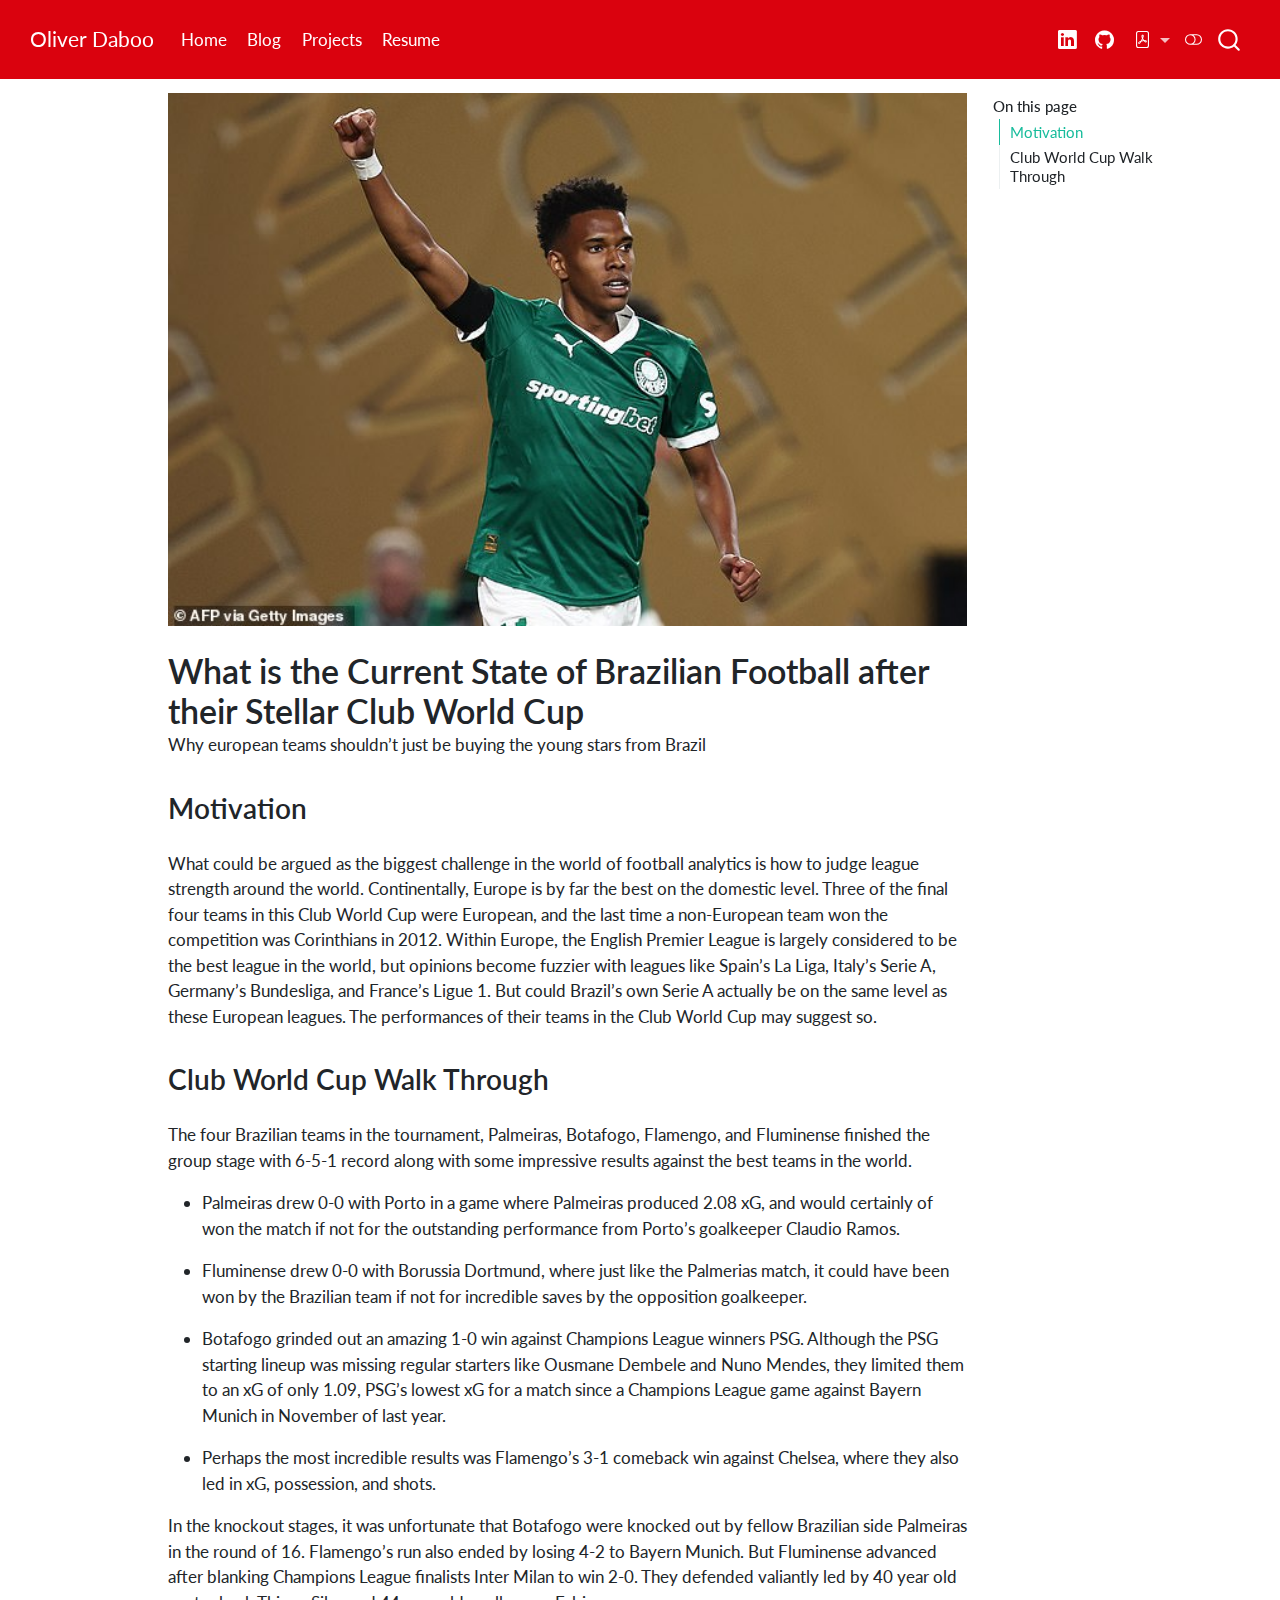
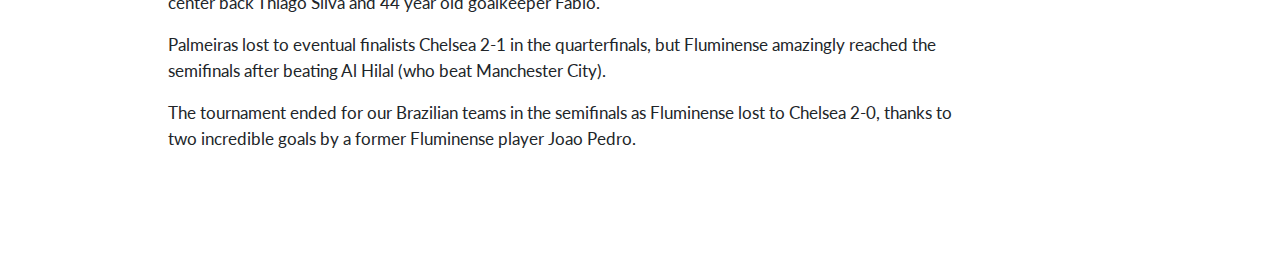
<file: blog/Brazil/Brazilian_Soccer.html>
<!DOCTYPE html>
<html xmlns="http://www.w3.org/1999/xhtml" lang="en" xml:lang="en"><head>

<meta charset="utf-8">
<meta name="generator" content="quarto-1.7.32">

<meta name="viewport" content="width=device-width, initial-scale=1.0, user-scalable=yes">

<meta name="description" content="Why european teams shouldn’t just be buying the young stars from Brazil">

<title>What is the Current State of Brazilian Football after their Stellar Club World Cup – Oliver Daboo</title>
<style>
code{white-space: pre-wrap;}
span.smallcaps{font-variant: small-caps;}
div.columns{display: flex; gap: min(4vw, 1.5em);}
div.column{flex: auto; overflow-x: auto;}
div.hanging-indent{margin-left: 1.5em; text-indent: -1.5em;}
ul.task-list{list-style: none;}
ul.task-list li input[type="checkbox"] {
  width: 0.8em;
  margin: 0 0.8em 0.2em -1em; /* quarto-specific, see https://github.com/quarto-dev/quarto-cli/issues/4556 */ 
  vertical-align: middle;
}
</style>


<script src="../../site_libs/quarto-nav/quarto-nav.js"></script>
<script src="../../site_libs/quarto-nav/headroom.min.js"></script>
<script src="../../site_libs/clipboard/clipboard.min.js"></script>
<script src="../../site_libs/quarto-search/autocomplete.umd.js"></script>
<script src="../../site_libs/quarto-search/fuse.min.js"></script>
<script src="../../site_libs/quarto-search/quarto-search.js"></script>
<meta name="quarto:offset" content="../../">
<script src="../../site_libs/quarto-html/quarto.js" type="module"></script>
<script src="../../site_libs/quarto-html/tabsets/tabsets.js" type="module"></script>
<script src="../../site_libs/quarto-html/popper.min.js"></script>
<script src="../../site_libs/quarto-html/tippy.umd.min.js"></script>
<link href="../../site_libs/quarto-html/tippy.css" rel="stylesheet">
<link href="../../site_libs/quarto-html/quarto-syntax-highlighting-37eea08aefeeee20ff55810ff984fec1.css" rel="stylesheet" class="quarto-color-scheme" id="quarto-text-highlighting-styles">
<link href="../../site_libs/quarto-html/quarto-syntax-highlighting-dark-2fef5ea3f8957b3e4ecc936fc74692ca.css" rel="stylesheet" class="quarto-color-scheme quarto-color-alternate" id="quarto-text-highlighting-styles">
<link href="../../site_libs/quarto-html/quarto-syntax-highlighting-37eea08aefeeee20ff55810ff984fec1.css" rel="stylesheet" class="quarto-color-scheme-extra" id="quarto-text-highlighting-styles">
<script src="../../site_libs/bootstrap/bootstrap.min.js"></script>
<link href="../../site_libs/bootstrap/bootstrap-icons.css" rel="stylesheet">
<link href="../../site_libs/bootstrap/bootstrap-bf845a55aaf01f341e0a671c843dea1e.min.css" rel="stylesheet" append-hash="true" class="quarto-color-scheme" id="quarto-bootstrap" data-mode="light">
<link href="../../site_libs/bootstrap/bootstrap-dark-f0795a1b2edb454c4ab3c27ba5278d8e.min.css" rel="stylesheet" append-hash="true" class="quarto-color-scheme quarto-color-alternate" id="quarto-bootstrap" data-mode="dark">
<link href="../../site_libs/bootstrap/bootstrap-bf845a55aaf01f341e0a671c843dea1e.min.css" rel="stylesheet" append-hash="true" class="quarto-color-scheme-extra" id="quarto-bootstrap" data-mode="light">
<script id="quarto-search-options" type="application/json">{
  "location": "navbar",
  "copy-button": false,
  "collapse-after": 3,
  "panel-placement": "end",
  "type": "overlay",
  "limit": 50,
  "keyboard-shortcut": [
    "f",
    "/",
    "s"
  ],
  "show-item-context": false,
  "language": {
    "search-no-results-text": "No results",
    "search-matching-documents-text": "matching documents",
    "search-copy-link-title": "Copy link to search",
    "search-hide-matches-text": "Hide additional matches",
    "search-more-match-text": "more match in this document",
    "search-more-matches-text": "more matches in this document",
    "search-clear-button-title": "Clear",
    "search-text-placeholder": "",
    "search-detached-cancel-button-title": "Cancel",
    "search-submit-button-title": "Submit",
    "search-label": "Search"
  }
}</script>


<link rel="stylesheet" href="../../styles.css">
</head>

<body class="nav-fixed quarto-light"><script id="quarto-html-before-body" type="application/javascript">
    const toggleBodyColorMode = (bsSheetEl) => {
      const mode = bsSheetEl.getAttribute("data-mode");
      const bodyEl = window.document.querySelector("body");
      if (mode === "dark") {
        bodyEl.classList.add("quarto-dark");
        bodyEl.classList.remove("quarto-light");
      } else {
        bodyEl.classList.add("quarto-light");
        bodyEl.classList.remove("quarto-dark");
      }
    }
    const toggleBodyColorPrimary = () => {
      const bsSheetEl = window.document.querySelector("link#quarto-bootstrap:not([rel=disabled-stylesheet])");
      if (bsSheetEl) {
        toggleBodyColorMode(bsSheetEl);
      }
    }
    const setColorSchemeToggle = (alternate) => {
      const toggles = window.document.querySelectorAll('.quarto-color-scheme-toggle');
      for (let i=0; i < toggles.length; i++) {
        const toggle = toggles[i];
        if (toggle) {
          if (alternate) {
            toggle.classList.add("alternate");
          } else {
            toggle.classList.remove("alternate");
          }
        }
      }
    };
    const toggleColorMode = (alternate) => {
      // Switch the stylesheets
      const primaryStylesheets = window.document.querySelectorAll('link.quarto-color-scheme:not(.quarto-color-alternate)');
      const alternateStylesheets = window.document.querySelectorAll('link.quarto-color-scheme.quarto-color-alternate');
      manageTransitions('#quarto-margin-sidebar .nav-link', false);
      if (alternate) {
        // note: dark is layered on light, we don't disable primary!
        enableStylesheet(alternateStylesheets);
        for (const sheetNode of alternateStylesheets) {
          if (sheetNode.id === "quarto-bootstrap") {
            toggleBodyColorMode(sheetNode);
          }
        }
      } else {
        disableStylesheet(alternateStylesheets);
        enableStylesheet(primaryStylesheets)
        toggleBodyColorPrimary();
      }
      manageTransitions('#quarto-margin-sidebar .nav-link', true);
      // Switch the toggles
      setColorSchemeToggle(alternate)
      // Hack to workaround the fact that safari doesn't
      // properly recolor the scrollbar when toggling (#1455)
      if (navigator.userAgent.indexOf('Safari') > 0 && navigator.userAgent.indexOf('Chrome') == -1) {
        manageTransitions("body", false);
        window.scrollTo(0, 1);
        setTimeout(() => {
          window.scrollTo(0, 0);
          manageTransitions("body", true);
        }, 40);
      }
    }
    const disableStylesheet = (stylesheets) => {
      for (let i=0; i < stylesheets.length; i++) {
        const stylesheet = stylesheets[i];
        stylesheet.rel = 'disabled-stylesheet';
      }
    }
    const enableStylesheet = (stylesheets) => {
      for (let i=0; i < stylesheets.length; i++) {
        const stylesheet = stylesheets[i];
        if(stylesheet.rel !== 'stylesheet') { // for Chrome, which will still FOUC without this check
          stylesheet.rel = 'stylesheet';
        }
      }
    }
    const manageTransitions = (selector, allowTransitions) => {
      const els = window.document.querySelectorAll(selector);
      for (let i=0; i < els.length; i++) {
        const el = els[i];
        if (allowTransitions) {
          el.classList.remove('notransition');
        } else {
          el.classList.add('notransition');
        }
      }
    }
    const isFileUrl = () => {
      return window.location.protocol === 'file:';
    }
    const hasAlternateSentinel = () => {
      let styleSentinel = getColorSchemeSentinel();
      if (styleSentinel !== null) {
        return styleSentinel === "alternate";
      } else {
        return false;
      }
    }
    const setStyleSentinel = (alternate) => {
      const value = alternate ? "alternate" : "default";
      if (!isFileUrl()) {
        window.localStorage.setItem("quarto-color-scheme", value);
      } else {
        localAlternateSentinel = value;
      }
    }
    const getColorSchemeSentinel = () => {
      if (!isFileUrl()) {
        const storageValue = window.localStorage.getItem("quarto-color-scheme");
        return storageValue != null ? storageValue : localAlternateSentinel;
      } else {
        return localAlternateSentinel;
      }
    }
    const toggleGiscusIfUsed = (isAlternate, darkModeDefault) => {
      const baseTheme = document.querySelector('#giscus-base-theme')?.value ?? 'light';
      const alternateTheme = document.querySelector('#giscus-alt-theme')?.value ?? 'dark';
      let newTheme = '';
      if(authorPrefersDark) {
        newTheme = isAlternate ? baseTheme : alternateTheme;
      } else {
        newTheme = isAlternate ? alternateTheme : baseTheme;
      }
      const changeGiscusTheme = () => {
        // From: https://github.com/giscus/giscus/issues/336
        const sendMessage = (message) => {
          const iframe = document.querySelector('iframe.giscus-frame');
          if (!iframe) return;
          iframe.contentWindow.postMessage({ giscus: message }, 'https://giscus.app');
        }
        sendMessage({
          setConfig: {
            theme: newTheme
          }
        });
      }
      const isGiscussLoaded = window.document.querySelector('iframe.giscus-frame') !== null;
      if (isGiscussLoaded) {
        changeGiscusTheme();
      }
    };
    const authorPrefersDark = false;
    const darkModeDefault = authorPrefersDark;
      document.querySelector('link#quarto-text-highlighting-styles.quarto-color-scheme-extra').rel = 'disabled-stylesheet';
      document.querySelector('link#quarto-bootstrap.quarto-color-scheme-extra').rel = 'disabled-stylesheet';
    let localAlternateSentinel = darkModeDefault ? 'alternate' : 'default';
    // Dark / light mode switch
    window.quartoToggleColorScheme = () => {
      // Read the current dark / light value
      let toAlternate = !hasAlternateSentinel();
      toggleColorMode(toAlternate);
      setStyleSentinel(toAlternate);
      toggleGiscusIfUsed(toAlternate, darkModeDefault);
      window.dispatchEvent(new Event('resize'));
    };
    // Switch to dark mode if need be
    if (hasAlternateSentinel()) {
      toggleColorMode(true);
    } else {
      toggleColorMode(false);
    }
  </script>

<div id="quarto-search-results"></div>
  <header id="quarto-header" class="headroom fixed-top">
    <nav class="navbar navbar-expand-lg " data-bs-theme="dark">
      <div class="navbar-container container-fluid">
      <div class="navbar-brand-container mx-auto">
    <a class="navbar-brand" href="../../index.html">
    <span class="navbar-title">Oliver Daboo</span>
    </a>
  </div>
            <div id="quarto-search" class="" title="Search"></div>
          <button class="navbar-toggler" type="button" data-bs-toggle="collapse" data-bs-target="#navbarCollapse" aria-controls="navbarCollapse" role="menu" aria-expanded="false" aria-label="Toggle navigation" onclick="if (window.quartoToggleHeadroom) { window.quartoToggleHeadroom(); }">
  <span class="navbar-toggler-icon"></span>
</button>
          <div class="collapse navbar-collapse" id="navbarCollapse">
            <ul class="navbar-nav navbar-nav-scroll me-auto">
  <li class="nav-item">
    <a class="nav-link" href="../../index.html"> 
<span class="menu-text">Home</span></a>
  </li>  
  <li class="nav-item">
    <a class="nav-link" href="../../Blog.html"> 
<span class="menu-text">Blog</span></a>
  </li>  
  <li class="nav-item">
    <a class="nav-link" href="../../projects.html"> 
<span class="menu-text">Projects</span></a>
  </li>  
  <li class="nav-item">
    <a class="nav-link" href="../../assets/Resume_Oliver Daboo.pdf" target="blank"> 
<span class="menu-text">Resume</span></a>
  </li>  
</ul>
            <ul class="navbar-nav navbar-nav-scroll ms-auto">
  <li class="nav-item compact">
    <a class="nav-link" href="https://www.linkedin.com/in/ojdabo27/" target="blank"> <i class="bi bi-linkedin" role="img">
</i> 
<span class="menu-text"></span></a>
  </li>  
  <li class="nav-item compact">
    <a class="nav-link" href="https://github.com/oliverdaboo" target="blank"> <i class="bi bi-github" role="img">
</i> 
<span class="menu-text"></span></a>
  </li>  
  <li class="nav-item dropdown ">
    <a class="nav-link dropdown-toggle" href="#" id="nav-menu-bi-file-pdf" role="link" data-bs-toggle="dropdown" aria-expanded="false">
      <i class="bi bi-file-pdf" role="img">
</i> 
 <span class="menu-text"></span>
    </a>
    <ul class="dropdown-menu dropdown-menu-end" aria-labelledby="nav-menu-bi-file-pdf">    
        <li>
    <a class="dropdown-item" href="../../assets/Resume_Oliver Daboo.pdf" target="blank">
 <span class="dropdown-text">Resume</span></a>
  </li>  
    </ul>
  </li>
</ul>
          </div> <!-- /navcollapse -->
            <div class="quarto-navbar-tools">
  <a href="" class="quarto-color-scheme-toggle quarto-navigation-tool  px-1" onclick="window.quartoToggleColorScheme(); return false;" title="Toggle dark mode"><i class="bi"></i></a>
</div>
      </div> <!-- /container-fluid -->
    </nav>
</header>
<!-- content -->
<div id="quarto-content" class="quarto-container page-columns page-rows-contents page-layout-article page-navbar">
<!-- sidebar -->
<!-- margin-sidebar -->
    <div id="quarto-margin-sidebar" class="sidebar margin-sidebar">
        <nav id="TOC" role="doc-toc" class="toc-active">
    <h2 id="toc-title">On this page</h2>
  <ul>
  <li><a href="#motivation" id="toc-motivation" class="nav-link active" data-scroll-target="#motivation">Motivation</a></li>
  <li><a href="#club-world-cup-walk-through" id="toc-club-world-cup-walk-through" class="nav-link" data-scroll-target="#club-world-cup-walk-through">Club World Cup Walk Through</a>
  <ul class="collapse">
  <li><a href="#section" id="toc-section" class="nav-link" data-scroll-target="#section"></a></li>
  </ul></li>
  </ul>
</nav>
    </div>
<!-- main -->
<div class="quarto-about-marquee">
  <div class="about-image-container">
    <img src="cover.jpg" class="about-image " style="width: 100%;">
  </div>
  <div class="about-contents">
    <header id="title-block-header" class="quarto-title-block default">
<div class="quarto-title">
<h1 class="title">What is the Current State of Brazilian Football after their Stellar Club World Cup</h1>
</div>
<div>
  <div class="description">
    Why european teams shouldn’t just be buying the young stars from Brazil
  </div>
</div>
<div class="quarto-title-meta">
  </div>
</header> <main class="content" id="quarto-document-content">


<section id="motivation" class="level2">
<h2 data-anchor-id="motivation">Motivation</h2>
<p>What could be argued as the biggest challenge in the world of football analytics is how to judge league strength around the world. Continentally, Europe is by far the best on the domestic level. Three of the final four teams in this Club World Cup were European, and the last time a non-European team won the competition was Corinthians in 2012. Within Europe, the English Premier League is largely considered to be the best league in the world, but opinions become fuzzier with leagues like Spain’s La Liga, Italy’s Serie A, Germany’s Bundesliga, and France’s Ligue 1. But could Brazil’s own Serie A actually be on the same level as these European leagues. The performances of their teams in the Club World Cup may suggest so.</p>
</section>
<section id="club-world-cup-walk-through" class="level2">
<h2 data-anchor-id="club-world-cup-walk-through">Club World Cup Walk Through</h2>
<p>The four Brazilian teams in the tournament, Palmeiras, Botafogo, Flamengo, and Fluminense finished the group stage with 6-5-1 record along with some impressive results against the best teams in the world.</p>
<ul>
<li><p>Palmeiras drew 0-0 with Porto in a game where Palmeiras produced 2.08 xG, and would certainly of won the match if not for the outstanding performance from Porto’s goalkeeper Claudio Ramos.</p></li>
<li><p>Fluminense drew 0-0 with Borussia Dortmund, where just like the Palmerias match, it could have been won by the Brazilian team if not for incredible saves by the opposition goalkeeper.</p></li>
<li><p>Botafogo grinded out an amazing 1-0 win against Champions League winners PSG. Although the PSG starting lineup was missing regular starters like Ousmane Dembele and Nuno Mendes, they limited them to an xG of only 1.09, PSG’s lowest xG for a match since a Champions League game against Bayern Munich in November of last year.</p></li>
<li><p>Perhaps the most incredible results was Flamengo’s 3-1 comeback win against Chelsea, where they also led in xG, possession, and shots.</p></li>
</ul>
<p>In the knockout stages, it was unfortunate that Botafogo were knocked out by fellow Brazilian side Palmeiras in the round of 16. Flamengo’s run also ended by losing 4-2 to Bayern Munich. But Fluminense advanced after blanking Champions League finalists Inter Milan to win 2-0. They defended valiantly led by 40 year old center back Thiago Silva and 44 year old goalkeeper Fabio.</p>
<p>Palmeiras lost to eventual finalists Chelsea 2-1 in the quarterfinals, but Fluminense amazingly reached the semifinals after beating Al Hilal (who beat Manchester City).</p>
<p>The tournament ended for our Brazilian teams in the semifinals as Fluminense lost to Chelsea 2-0, thanks to two incredible goals by a former Fluminense player Joao Pedro.</p>
<section id="section" class="level3">
<h3 data-anchor-id="section"></h3>


</section>
</section>
</main> 
  </div>
</div>
 <!-- /main -->
<script id="quarto-html-after-body" type="application/javascript">
  window.document.addEventListener("DOMContentLoaded", function (event) {
    // Ensure there is a toggle, if there isn't float one in the top right
    if (window.document.querySelector('.quarto-color-scheme-toggle') === null) {
      const a = window.document.createElement('a');
      a.classList.add('top-right');
      a.classList.add('quarto-color-scheme-toggle');
      a.href = "";
      a.onclick = function() { try { window.quartoToggleColorScheme(); } catch {} return false; };
      const i = window.document.createElement("i");
      i.classList.add('bi');
      a.appendChild(i);
      window.document.body.appendChild(a);
    }
    setColorSchemeToggle(hasAlternateSentinel())
    const isCodeAnnotation = (el) => {
      for (const clz of el.classList) {
        if (clz.startsWith('code-annotation-')) {                     
          return true;
        }
      }
      return false;
    }
    const onCopySuccess = function(e) {
      // button target
      const button = e.trigger;
      // don't keep focus
      button.blur();
      // flash "checked"
      button.classList.add('code-copy-button-checked');
      var currentTitle = button.getAttribute("title");
      button.setAttribute("title", "Copied!");
      let tooltip;
      if (window.bootstrap) {
        button.setAttribute("data-bs-toggle", "tooltip");
        button.setAttribute("data-bs-placement", "left");
        button.setAttribute("data-bs-title", "Copied!");
        tooltip = new bootstrap.Tooltip(button, 
          { trigger: "manual", 
            customClass: "code-copy-button-tooltip",
            offset: [0, -8]});
        tooltip.show();    
      }
      setTimeout(function() {
        if (tooltip) {
          tooltip.hide();
          button.removeAttribute("data-bs-title");
          button.removeAttribute("data-bs-toggle");
          button.removeAttribute("data-bs-placement");
        }
        button.setAttribute("title", currentTitle);
        button.classList.remove('code-copy-button-checked');
      }, 1000);
      // clear code selection
      e.clearSelection();
    }
    const getTextToCopy = function(trigger) {
        const codeEl = trigger.previousElementSibling.cloneNode(true);
        for (const childEl of codeEl.children) {
          if (isCodeAnnotation(childEl)) {
            childEl.remove();
          }
        }
        return codeEl.innerText;
    }
    const clipboard = new window.ClipboardJS('.code-copy-button:not([data-in-quarto-modal])', {
      text: getTextToCopy
    });
    clipboard.on('success', onCopySuccess);
    if (window.document.getElementById('quarto-embedded-source-code-modal')) {
      const clipboardModal = new window.ClipboardJS('.code-copy-button[data-in-quarto-modal]', {
        text: getTextToCopy,
        container: window.document.getElementById('quarto-embedded-source-code-modal')
      });
      clipboardModal.on('success', onCopySuccess);
    }
      var localhostRegex = new RegExp(/^(?:http|https):\/\/localhost\:?[0-9]*\//);
      var mailtoRegex = new RegExp(/^mailto:/);
        var filterRegex = new RegExp("https:\/\/oliverdaboo\.github\.io\/");
      var isInternal = (href) => {
          return filterRegex.test(href) || localhostRegex.test(href) || mailtoRegex.test(href);
      }
      // Inspect non-navigation links and adorn them if external
     var links = window.document.querySelectorAll('a[href]:not(.nav-link):not(.navbar-brand):not(.toc-action):not(.sidebar-link):not(.sidebar-item-toggle):not(.pagination-link):not(.no-external):not([aria-hidden]):not(.dropdown-item):not(.quarto-navigation-tool):not(.about-link)');
      for (var i=0; i<links.length; i++) {
        const link = links[i];
        if (!isInternal(link.href)) {
          // undo the damage that might have been done by quarto-nav.js in the case of
          // links that we want to consider external
          if (link.dataset.originalHref !== undefined) {
            link.href = link.dataset.originalHref;
          }
        }
      }
    function tippyHover(el, contentFn, onTriggerFn, onUntriggerFn) {
      const config = {
        allowHTML: true,
        maxWidth: 500,
        delay: 100,
        arrow: false,
        appendTo: function(el) {
            return el.parentElement;
        },
        interactive: true,
        interactiveBorder: 10,
        theme: 'quarto',
        placement: 'bottom-start',
      };
      if (contentFn) {
        config.content = contentFn;
      }
      if (onTriggerFn) {
        config.onTrigger = onTriggerFn;
      }
      if (onUntriggerFn) {
        config.onUntrigger = onUntriggerFn;
      }
      window.tippy(el, config); 
    }
    const noterefs = window.document.querySelectorAll('a[role="doc-noteref"]');
    for (var i=0; i<noterefs.length; i++) {
      const ref = noterefs[i];
      tippyHover(ref, function() {
        // use id or data attribute instead here
        let href = ref.getAttribute('data-footnote-href') || ref.getAttribute('href');
        try { href = new URL(href).hash; } catch {}
        const id = href.replace(/^#\/?/, "");
        const note = window.document.getElementById(id);
        if (note) {
          return note.innerHTML;
        } else {
          return "";
        }
      });
    }
    const xrefs = window.document.querySelectorAll('a.quarto-xref');
    const processXRef = (id, note) => {
      // Strip column container classes
      const stripColumnClz = (el) => {
        el.classList.remove("page-full", "page-columns");
        if (el.children) {
          for (const child of el.children) {
            stripColumnClz(child);
          }
        }
      }
      stripColumnClz(note)
      if (id === null || id.startsWith('sec-')) {
        // Special case sections, only their first couple elements
        const container = document.createElement("div");
        if (note.children && note.children.length > 2) {
          container.appendChild(note.children[0].cloneNode(true));
          for (let i = 1; i < note.children.length; i++) {
            const child = note.children[i];
            if (child.tagName === "P" && child.innerText === "") {
              continue;
            } else {
              container.appendChild(child.cloneNode(true));
              break;
            }
          }
          if (window.Quarto?.typesetMath) {
            window.Quarto.typesetMath(container);
          }
          return container.innerHTML
        } else {
          if (window.Quarto?.typesetMath) {
            window.Quarto.typesetMath(note);
          }
          return note.innerHTML;
        }
      } else {
        // Remove any anchor links if they are present
        const anchorLink = note.querySelector('a.anchorjs-link');
        if (anchorLink) {
          anchorLink.remove();
        }
        if (window.Quarto?.typesetMath) {
          window.Quarto.typesetMath(note);
        }
        if (note.classList.contains("callout")) {
          return note.outerHTML;
        } else {
          return note.innerHTML;
        }
      }
    }
    for (var i=0; i<xrefs.length; i++) {
      const xref = xrefs[i];
      tippyHover(xref, undefined, function(instance) {
        instance.disable();
        let url = xref.getAttribute('href');
        let hash = undefined; 
        if (url.startsWith('#')) {
          hash = url;
        } else {
          try { hash = new URL(url).hash; } catch {}
        }
        if (hash) {
          const id = hash.replace(/^#\/?/, "");
          const note = window.document.getElementById(id);
          if (note !== null) {
            try {
              const html = processXRef(id, note.cloneNode(true));
              instance.setContent(html);
            } finally {
              instance.enable();
              instance.show();
            }
          } else {
            // See if we can fetch this
            fetch(url.split('#')[0])
            .then(res => res.text())
            .then(html => {
              const parser = new DOMParser();
              const htmlDoc = parser.parseFromString(html, "text/html");
              const note = htmlDoc.getElementById(id);
              if (note !== null) {
                const html = processXRef(id, note);
                instance.setContent(html);
              } 
            }).finally(() => {
              instance.enable();
              instance.show();
            });
          }
        } else {
          // See if we can fetch a full url (with no hash to target)
          // This is a special case and we should probably do some content thinning / targeting
          fetch(url)
          .then(res => res.text())
          .then(html => {
            const parser = new DOMParser();
            const htmlDoc = parser.parseFromString(html, "text/html");
            const note = htmlDoc.querySelector('main.content');
            if (note !== null) {
              // This should only happen for chapter cross references
              // (since there is no id in the URL)
              // remove the first header
              if (note.children.length > 0 && note.children[0].tagName === "HEADER") {
                note.children[0].remove();
              }
              const html = processXRef(null, note);
              instance.setContent(html);
            } 
          }).finally(() => {
            instance.enable();
            instance.show();
          });
        }
      }, function(instance) {
      });
    }
        let selectedAnnoteEl;
        const selectorForAnnotation = ( cell, annotation) => {
          let cellAttr = 'data-code-cell="' + cell + '"';
          let lineAttr = 'data-code-annotation="' +  annotation + '"';
          const selector = 'span[' + cellAttr + '][' + lineAttr + ']';
          return selector;
        }
        const selectCodeLines = (annoteEl) => {
          const doc = window.document;
          const targetCell = annoteEl.getAttribute("data-target-cell");
          const targetAnnotation = annoteEl.getAttribute("data-target-annotation");
          const annoteSpan = window.document.querySelector(selectorForAnnotation(targetCell, targetAnnotation));
          const lines = annoteSpan.getAttribute("data-code-lines").split(",");
          const lineIds = lines.map((line) => {
            return targetCell + "-" + line;
          })
          let top = null;
          let height = null;
          let parent = null;
          if (lineIds.length > 0) {
              //compute the position of the single el (top and bottom and make a div)
              const el = window.document.getElementById(lineIds[0]);
              top = el.offsetTop;
              height = el.offsetHeight;
              parent = el.parentElement.parentElement;
            if (lineIds.length > 1) {
              const lastEl = window.document.getElementById(lineIds[lineIds.length - 1]);
              const bottom = lastEl.offsetTop + lastEl.offsetHeight;
              height = bottom - top;
            }
            if (top !== null && height !== null && parent !== null) {
              // cook up a div (if necessary) and position it 
              let div = window.document.getElementById("code-annotation-line-highlight");
              if (div === null) {
                div = window.document.createElement("div");
                div.setAttribute("id", "code-annotation-line-highlight");
                div.style.position = 'absolute';
                parent.appendChild(div);
              }
              div.style.top = top - 2 + "px";
              div.style.height = height + 4 + "px";
              div.style.left = 0;
              let gutterDiv = window.document.getElementById("code-annotation-line-highlight-gutter");
              if (gutterDiv === null) {
                gutterDiv = window.document.createElement("div");
                gutterDiv.setAttribute("id", "code-annotation-line-highlight-gutter");
                gutterDiv.style.position = 'absolute';
                const codeCell = window.document.getElementById(targetCell);
                const gutter = codeCell.querySelector('.code-annotation-gutter');
                gutter.appendChild(gutterDiv);
              }
              gutterDiv.style.top = top - 2 + "px";
              gutterDiv.style.height = height + 4 + "px";
            }
            selectedAnnoteEl = annoteEl;
          }
        };
        const unselectCodeLines = () => {
          const elementsIds = ["code-annotation-line-highlight", "code-annotation-line-highlight-gutter"];
          elementsIds.forEach((elId) => {
            const div = window.document.getElementById(elId);
            if (div) {
              div.remove();
            }
          });
          selectedAnnoteEl = undefined;
        };
          // Handle positioning of the toggle
      window.addEventListener(
        "resize",
        throttle(() => {
          elRect = undefined;
          if (selectedAnnoteEl) {
            selectCodeLines(selectedAnnoteEl);
          }
        }, 10)
      );
      function throttle(fn, ms) {
      let throttle = false;
      let timer;
        return (...args) => {
          if(!throttle) { // first call gets through
              fn.apply(this, args);
              throttle = true;
          } else { // all the others get throttled
              if(timer) clearTimeout(timer); // cancel #2
              timer = setTimeout(() => {
                fn.apply(this, args);
                timer = throttle = false;
              }, ms);
          }
        };
      }
        // Attach click handler to the DT
        const annoteDls = window.document.querySelectorAll('dt[data-target-cell]');
        for (const annoteDlNode of annoteDls) {
          annoteDlNode.addEventListener('click', (event) => {
            const clickedEl = event.target;
            if (clickedEl !== selectedAnnoteEl) {
              unselectCodeLines();
              const activeEl = window.document.querySelector('dt[data-target-cell].code-annotation-active');
              if (activeEl) {
                activeEl.classList.remove('code-annotation-active');
              }
              selectCodeLines(clickedEl);
              clickedEl.classList.add('code-annotation-active');
            } else {
              // Unselect the line
              unselectCodeLines();
              clickedEl.classList.remove('code-annotation-active');
            }
          });
        }
    const findCites = (el) => {
      const parentEl = el.parentElement;
      if (parentEl) {
        const cites = parentEl.dataset.cites;
        if (cites) {
          return {
            el,
            cites: cites.split(' ')
          };
        } else {
          return findCites(el.parentElement)
        }
      } else {
        return undefined;
      }
    };
    var bibliorefs = window.document.querySelectorAll('a[role="doc-biblioref"]');
    for (var i=0; i<bibliorefs.length; i++) {
      const ref = bibliorefs[i];
      const citeInfo = findCites(ref);
      if (citeInfo) {
        tippyHover(citeInfo.el, function() {
          var popup = window.document.createElement('div');
          citeInfo.cites.forEach(function(cite) {
            var citeDiv = window.document.createElement('div');
            citeDiv.classList.add('hanging-indent');
            citeDiv.classList.add('csl-entry');
            var biblioDiv = window.document.getElementById('ref-' + cite);
            if (biblioDiv) {
              citeDiv.innerHTML = biblioDiv.innerHTML;
            }
            popup.appendChild(citeDiv);
          });
          return popup.innerHTML;
        });
      }
    }
  });
  </script>
</div> <!-- /content -->




</body></html>
</file>
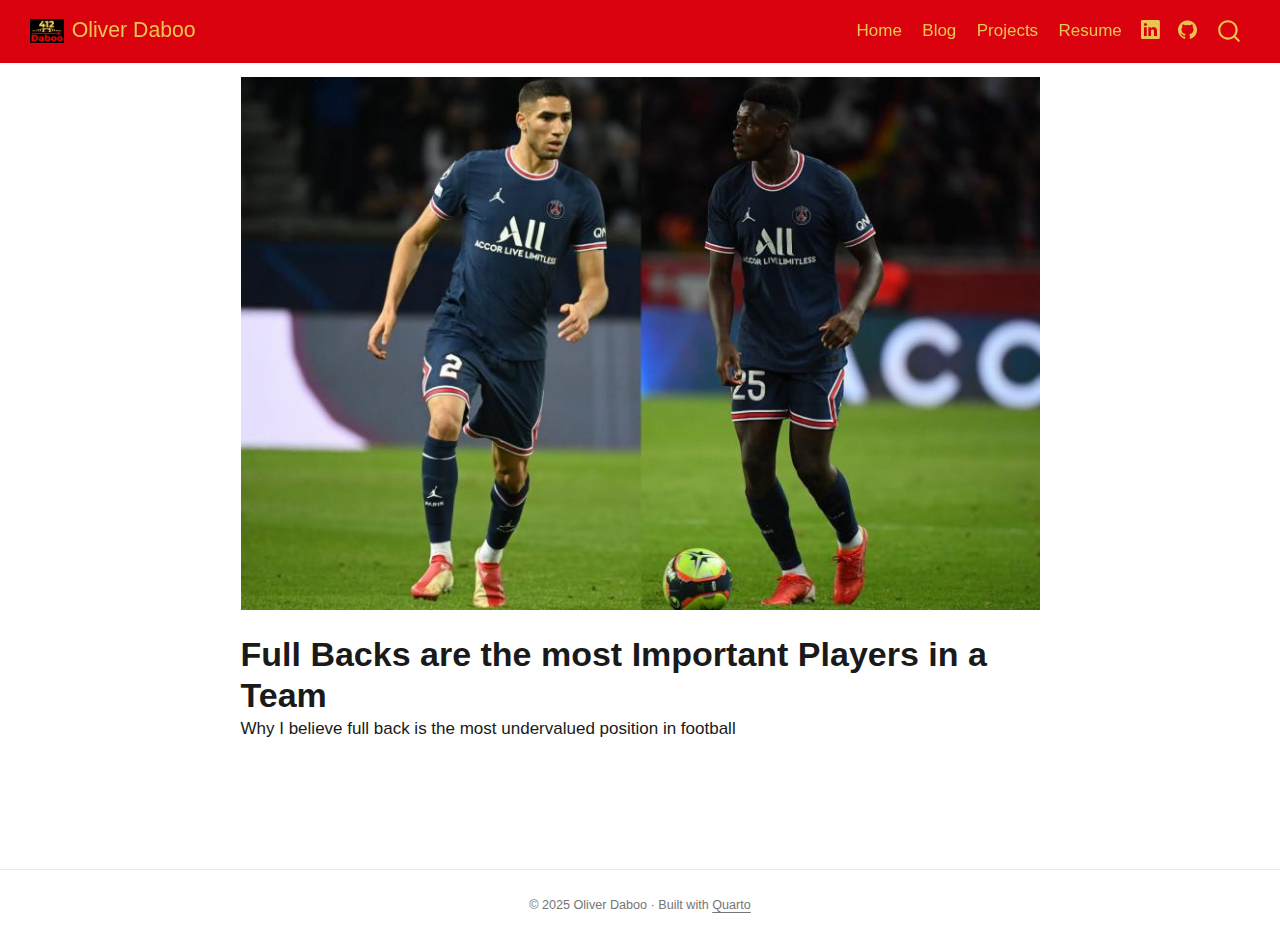
<file: blog/Full Backs/Full_Backs.html>
<!DOCTYPE html>
<html xmlns="http://www.w3.org/1999/xhtml" lang="en" xml:lang="en"><head>

<meta charset="utf-8">
<meta name="generator" content="quarto-1.7.32">

<meta name="viewport" content="width=device-width, initial-scale=1.0, user-scalable=yes">

<meta name="description" content="Why I believe full back is the most undervalued position in football">

<title>Full Backs are the most Important Players in a Team – Oliver Daboo</title>
<style>
code{white-space: pre-wrap;}
span.smallcaps{font-variant: small-caps;}
div.columns{display: flex; gap: min(4vw, 1.5em);}
div.column{flex: auto; overflow-x: auto;}
div.hanging-indent{margin-left: 1.5em; text-indent: -1.5em;}
ul.task-list{list-style: none;}
ul.task-list li input[type="checkbox"] {
  width: 0.8em;
  margin: 0 0.8em 0.2em -1em; /* quarto-specific, see https://github.com/quarto-dev/quarto-cli/issues/4556 */ 
  vertical-align: middle;
}
</style>


<script src="../../site_libs/quarto-nav/quarto-nav.js"></script>
<script src="../../site_libs/quarto-nav/headroom.min.js"></script>
<script src="../../site_libs/clipboard/clipboard.min.js"></script>
<script src="../../site_libs/quarto-search/autocomplete.umd.js"></script>
<script src="../../site_libs/quarto-search/fuse.min.js"></script>
<script src="../../site_libs/quarto-search/quarto-search.js"></script>
<meta name="quarto:offset" content="../../">
<script src="../../site_libs/quarto-html/quarto.js" type="module"></script>
<script src="../../site_libs/quarto-html/tabsets/tabsets.js" type="module"></script>
<script src="../../site_libs/quarto-html/popper.min.js"></script>
<script src="../../site_libs/quarto-html/tippy.umd.min.js"></script>
<link href="../../site_libs/quarto-html/tippy.css" rel="stylesheet">
<link href="../../site_libs/quarto-html/quarto-syntax-highlighting-37eea08aefeeee20ff55810ff984fec1.css" rel="stylesheet" id="quarto-text-highlighting-styles">
<script src="../../site_libs/bootstrap/bootstrap.min.js"></script>
<link href="../../site_libs/bootstrap/bootstrap-icons.css" rel="stylesheet">
<link href="../../site_libs/bootstrap/bootstrap-023c9b4ed69e9b91c5e5728702c2f950.min.css" rel="stylesheet" append-hash="true" id="quarto-bootstrap" data-mode="light">
<script id="quarto-search-options" type="application/json">{
  "location": "navbar",
  "copy-button": false,
  "collapse-after": 3,
  "panel-placement": "end",
  "type": "overlay",
  "limit": 50,
  "keyboard-shortcut": [
    "f",
    "/",
    "s"
  ],
  "show-item-context": false,
  "language": {
    "search-no-results-text": "No results",
    "search-matching-documents-text": "matching documents",
    "search-copy-link-title": "Copy link to search",
    "search-hide-matches-text": "Hide additional matches",
    "search-more-match-text": "more match in this document",
    "search-more-matches-text": "more matches in this document",
    "search-clear-button-title": "Clear",
    "search-text-placeholder": "",
    "search-detached-cancel-button-title": "Cancel",
    "search-submit-button-title": "Submit",
    "search-label": "Search"
  }
}</script>


<link rel="stylesheet" href="../../styles.css">
</head>

<body class="nav-fixed fullcontent quarto-light">

<div id="quarto-search-results"></div>
  <header id="quarto-header" class="headroom fixed-top">
    <nav class="navbar navbar-expand-lg " data-bs-theme="dark">
      <div class="navbar-container container-fluid">
      <div class="navbar-brand-container mx-auto">
    <a href="../../index.html" class="navbar-brand navbar-brand-logo">
    <img src="../../assets/logo.png" alt="" class="navbar-logo">
    </a>
    <a class="navbar-brand" href="../../index.html">
    <span class="navbar-title">Oliver Daboo</span>
    </a>
  </div>
            <div id="quarto-search" class="" title="Search"></div>
          <button class="navbar-toggler" type="button" data-bs-toggle="collapse" data-bs-target="#navbarCollapse" aria-controls="navbarCollapse" role="menu" aria-expanded="false" aria-label="Toggle navigation" onclick="if (window.quartoToggleHeadroom) { window.quartoToggleHeadroom(); }">
  <span class="navbar-toggler-icon"></span>
</button>
          <div class="collapse navbar-collapse" id="navbarCollapse">
            <ul class="navbar-nav navbar-nav-scroll ms-auto">
  <li class="nav-item">
    <a class="nav-link" href="../../about.html"> 
<span class="menu-text">Home</span></a>
  </li>  
  <li class="nav-item">
    <a class="nav-link" href="../../Blog.html"> 
<span class="menu-text">Blog</span></a>
  </li>  
  <li class="nav-item">
    <a class="nav-link" href="../../projects.html"> 
<span class="menu-text">Projects</span></a>
  </li>  
  <li class="nav-item">
    <a class="nav-link" href="../../assets/Resume_Oliver Daboo.pdf" target="blank"> 
<span class="menu-text">Resume</span></a>
  </li>  
  <li class="nav-item compact">
    <a class="nav-link" href="https://www.linkedin.com/in/ojdabo27/" target="blank"> <i class="bi bi-linkedin" role="img">
</i> 
<span class="menu-text"></span></a>
  </li>  
  <li class="nav-item compact">
    <a class="nav-link" href="https://github.com/oliverdaboo" target="blank"> <i class="bi bi-github" role="img">
</i> 
<span class="menu-text"></span></a>
  </li>  
</ul>
          </div> <!-- /navcollapse -->
            <div class="quarto-navbar-tools">
</div>
      </div> <!-- /container-fluid -->
    </nav>
</header>
<!-- content -->
<div id="quarto-content" class="quarto-container page-columns page-rows-contents page-layout-article page-navbar">
<!-- sidebar -->
<!-- margin-sidebar -->
    
<!-- main -->
<div class="quarto-about-marquee">
  <div class="about-image-container">
    <img src="cover.jpeg" class="about-image " style="width: 100%;">
  </div>
  <div class="about-contents">
    <header id="title-block-header" class="quarto-title-block default">
<div class="quarto-title">
<h1 class="title">Full Backs are the most Important Players in a Team</h1>
</div>
<div>
  <div class="description">
    Why I believe full back is the most undervalued position in football
  </div>
</div>
<div class="quarto-title-meta">
  </div>
</header> <main class="content" id="quarto-document-content">


</main> 
  </div>
</div>
 <!-- /main -->
<script id="quarto-html-after-body" type="application/javascript">
  window.document.addEventListener("DOMContentLoaded", function (event) {
    const isCodeAnnotation = (el) => {
      for (const clz of el.classList) {
        if (clz.startsWith('code-annotation-')) {                     
          return true;
        }
      }
      return false;
    }
    const onCopySuccess = function(e) {
      // button target
      const button = e.trigger;
      // don't keep focus
      button.blur();
      // flash "checked"
      button.classList.add('code-copy-button-checked');
      var currentTitle = button.getAttribute("title");
      button.setAttribute("title", "Copied!");
      let tooltip;
      if (window.bootstrap) {
        button.setAttribute("data-bs-toggle", "tooltip");
        button.setAttribute("data-bs-placement", "left");
        button.setAttribute("data-bs-title", "Copied!");
        tooltip = new bootstrap.Tooltip(button, 
          { trigger: "manual", 
            customClass: "code-copy-button-tooltip",
            offset: [0, -8]});
        tooltip.show();    
      }
      setTimeout(function() {
        if (tooltip) {
          tooltip.hide();
          button.removeAttribute("data-bs-title");
          button.removeAttribute("data-bs-toggle");
          button.removeAttribute("data-bs-placement");
        }
        button.setAttribute("title", currentTitle);
        button.classList.remove('code-copy-button-checked');
      }, 1000);
      // clear code selection
      e.clearSelection();
    }
    const getTextToCopy = function(trigger) {
        const codeEl = trigger.previousElementSibling.cloneNode(true);
        for (const childEl of codeEl.children) {
          if (isCodeAnnotation(childEl)) {
            childEl.remove();
          }
        }
        return codeEl.innerText;
    }
    const clipboard = new window.ClipboardJS('.code-copy-button:not([data-in-quarto-modal])', {
      text: getTextToCopy
    });
    clipboard.on('success', onCopySuccess);
    if (window.document.getElementById('quarto-embedded-source-code-modal')) {
      const clipboardModal = new window.ClipboardJS('.code-copy-button[data-in-quarto-modal]', {
        text: getTextToCopy,
        container: window.document.getElementById('quarto-embedded-source-code-modal')
      });
      clipboardModal.on('success', onCopySuccess);
    }
      var localhostRegex = new RegExp(/^(?:http|https):\/\/localhost\:?[0-9]*\//);
      var mailtoRegex = new RegExp(/^mailto:/);
        var filterRegex = new RegExp("https:\/\/oliverdaboo\.github\.io");
      var isInternal = (href) => {
          return filterRegex.test(href) || localhostRegex.test(href) || mailtoRegex.test(href);
      }
      // Inspect non-navigation links and adorn them if external
     var links = window.document.querySelectorAll('a[href]:not(.nav-link):not(.navbar-brand):not(.toc-action):not(.sidebar-link):not(.sidebar-item-toggle):not(.pagination-link):not(.no-external):not([aria-hidden]):not(.dropdown-item):not(.quarto-navigation-tool):not(.about-link)');
      for (var i=0; i<links.length; i++) {
        const link = links[i];
        if (!isInternal(link.href)) {
          // undo the damage that might have been done by quarto-nav.js in the case of
          // links that we want to consider external
          if (link.dataset.originalHref !== undefined) {
            link.href = link.dataset.originalHref;
          }
        }
      }
    function tippyHover(el, contentFn, onTriggerFn, onUntriggerFn) {
      const config = {
        allowHTML: true,
        maxWidth: 500,
        delay: 100,
        arrow: false,
        appendTo: function(el) {
            return el.parentElement;
        },
        interactive: true,
        interactiveBorder: 10,
        theme: 'quarto',
        placement: 'bottom-start',
      };
      if (contentFn) {
        config.content = contentFn;
      }
      if (onTriggerFn) {
        config.onTrigger = onTriggerFn;
      }
      if (onUntriggerFn) {
        config.onUntrigger = onUntriggerFn;
      }
      window.tippy(el, config); 
    }
    const noterefs = window.document.querySelectorAll('a[role="doc-noteref"]');
    for (var i=0; i<noterefs.length; i++) {
      const ref = noterefs[i];
      tippyHover(ref, function() {
        // use id or data attribute instead here
        let href = ref.getAttribute('data-footnote-href') || ref.getAttribute('href');
        try { href = new URL(href).hash; } catch {}
        const id = href.replace(/^#\/?/, "");
        const note = window.document.getElementById(id);
        if (note) {
          return note.innerHTML;
        } else {
          return "";
        }
      });
    }
    const xrefs = window.document.querySelectorAll('a.quarto-xref');
    const processXRef = (id, note) => {
      // Strip column container classes
      const stripColumnClz = (el) => {
        el.classList.remove("page-full", "page-columns");
        if (el.children) {
          for (const child of el.children) {
            stripColumnClz(child);
          }
        }
      }
      stripColumnClz(note)
      if (id === null || id.startsWith('sec-')) {
        // Special case sections, only their first couple elements
        const container = document.createElement("div");
        if (note.children && note.children.length > 2) {
          container.appendChild(note.children[0].cloneNode(true));
          for (let i = 1; i < note.children.length; i++) {
            const child = note.children[i];
            if (child.tagName === "P" && child.innerText === "") {
              continue;
            } else {
              container.appendChild(child.cloneNode(true));
              break;
            }
          }
          if (window.Quarto?.typesetMath) {
            window.Quarto.typesetMath(container);
          }
          return container.innerHTML
        } else {
          if (window.Quarto?.typesetMath) {
            window.Quarto.typesetMath(note);
          }
          return note.innerHTML;
        }
      } else {
        // Remove any anchor links if they are present
        const anchorLink = note.querySelector('a.anchorjs-link');
        if (anchorLink) {
          anchorLink.remove();
        }
        if (window.Quarto?.typesetMath) {
          window.Quarto.typesetMath(note);
        }
        if (note.classList.contains("callout")) {
          return note.outerHTML;
        } else {
          return note.innerHTML;
        }
      }
    }
    for (var i=0; i<xrefs.length; i++) {
      const xref = xrefs[i];
      tippyHover(xref, undefined, function(instance) {
        instance.disable();
        let url = xref.getAttribute('href');
        let hash = undefined; 
        if (url.startsWith('#')) {
          hash = url;
        } else {
          try { hash = new URL(url).hash; } catch {}
        }
        if (hash) {
          const id = hash.replace(/^#\/?/, "");
          const note = window.document.getElementById(id);
          if (note !== null) {
            try {
              const html = processXRef(id, note.cloneNode(true));
              instance.setContent(html);
            } finally {
              instance.enable();
              instance.show();
            }
          } else {
            // See if we can fetch this
            fetch(url.split('#')[0])
            .then(res => res.text())
            .then(html => {
              const parser = new DOMParser();
              const htmlDoc = parser.parseFromString(html, "text/html");
              const note = htmlDoc.getElementById(id);
              if (note !== null) {
                const html = processXRef(id, note);
                instance.setContent(html);
              } 
            }).finally(() => {
              instance.enable();
              instance.show();
            });
          }
        } else {
          // See if we can fetch a full url (with no hash to target)
          // This is a special case and we should probably do some content thinning / targeting
          fetch(url)
          .then(res => res.text())
          .then(html => {
            const parser = new DOMParser();
            const htmlDoc = parser.parseFromString(html, "text/html");
            const note = htmlDoc.querySelector('main.content');
            if (note !== null) {
              // This should only happen for chapter cross references
              // (since there is no id in the URL)
              // remove the first header
              if (note.children.length > 0 && note.children[0].tagName === "HEADER") {
                note.children[0].remove();
              }
              const html = processXRef(null, note);
              instance.setContent(html);
            } 
          }).finally(() => {
            instance.enable();
            instance.show();
          });
        }
      }, function(instance) {
      });
    }
        let selectedAnnoteEl;
        const selectorForAnnotation = ( cell, annotation) => {
          let cellAttr = 'data-code-cell="' + cell + '"';
          let lineAttr = 'data-code-annotation="' +  annotation + '"';
          const selector = 'span[' + cellAttr + '][' + lineAttr + ']';
          return selector;
        }
        const selectCodeLines = (annoteEl) => {
          const doc = window.document;
          const targetCell = annoteEl.getAttribute("data-target-cell");
          const targetAnnotation = annoteEl.getAttribute("data-target-annotation");
          const annoteSpan = window.document.querySelector(selectorForAnnotation(targetCell, targetAnnotation));
          const lines = annoteSpan.getAttribute("data-code-lines").split(",");
          const lineIds = lines.map((line) => {
            return targetCell + "-" + line;
          })
          let top = null;
          let height = null;
          let parent = null;
          if (lineIds.length > 0) {
              //compute the position of the single el (top and bottom and make a div)
              const el = window.document.getElementById(lineIds[0]);
              top = el.offsetTop;
              height = el.offsetHeight;
              parent = el.parentElement.parentElement;
            if (lineIds.length > 1) {
              const lastEl = window.document.getElementById(lineIds[lineIds.length - 1]);
              const bottom = lastEl.offsetTop + lastEl.offsetHeight;
              height = bottom - top;
            }
            if (top !== null && height !== null && parent !== null) {
              // cook up a div (if necessary) and position it 
              let div = window.document.getElementById("code-annotation-line-highlight");
              if (div === null) {
                div = window.document.createElement("div");
                div.setAttribute("id", "code-annotation-line-highlight");
                div.style.position = 'absolute';
                parent.appendChild(div);
              }
              div.style.top = top - 2 + "px";
              div.style.height = height + 4 + "px";
              div.style.left = 0;
              let gutterDiv = window.document.getElementById("code-annotation-line-highlight-gutter");
              if (gutterDiv === null) {
                gutterDiv = window.document.createElement("div");
                gutterDiv.setAttribute("id", "code-annotation-line-highlight-gutter");
                gutterDiv.style.position = 'absolute';
                const codeCell = window.document.getElementById(targetCell);
                const gutter = codeCell.querySelector('.code-annotation-gutter');
                gutter.appendChild(gutterDiv);
              }
              gutterDiv.style.top = top - 2 + "px";
              gutterDiv.style.height = height + 4 + "px";
            }
            selectedAnnoteEl = annoteEl;
          }
        };
        const unselectCodeLines = () => {
          const elementsIds = ["code-annotation-line-highlight", "code-annotation-line-highlight-gutter"];
          elementsIds.forEach((elId) => {
            const div = window.document.getElementById(elId);
            if (div) {
              div.remove();
            }
          });
          selectedAnnoteEl = undefined;
        };
          // Handle positioning of the toggle
      window.addEventListener(
        "resize",
        throttle(() => {
          elRect = undefined;
          if (selectedAnnoteEl) {
            selectCodeLines(selectedAnnoteEl);
          }
        }, 10)
      );
      function throttle(fn, ms) {
      let throttle = false;
      let timer;
        return (...args) => {
          if(!throttle) { // first call gets through
              fn.apply(this, args);
              throttle = true;
          } else { // all the others get throttled
              if(timer) clearTimeout(timer); // cancel #2
              timer = setTimeout(() => {
                fn.apply(this, args);
                timer = throttle = false;
              }, ms);
          }
        };
      }
        // Attach click handler to the DT
        const annoteDls = window.document.querySelectorAll('dt[data-target-cell]');
        for (const annoteDlNode of annoteDls) {
          annoteDlNode.addEventListener('click', (event) => {
            const clickedEl = event.target;
            if (clickedEl !== selectedAnnoteEl) {
              unselectCodeLines();
              const activeEl = window.document.querySelector('dt[data-target-cell].code-annotation-active');
              if (activeEl) {
                activeEl.classList.remove('code-annotation-active');
              }
              selectCodeLines(clickedEl);
              clickedEl.classList.add('code-annotation-active');
            } else {
              // Unselect the line
              unselectCodeLines();
              clickedEl.classList.remove('code-annotation-active');
            }
          });
        }
    const findCites = (el) => {
      const parentEl = el.parentElement;
      if (parentEl) {
        const cites = parentEl.dataset.cites;
        if (cites) {
          return {
            el,
            cites: cites.split(' ')
          };
        } else {
          return findCites(el.parentElement)
        }
      } else {
        return undefined;
      }
    };
    var bibliorefs = window.document.querySelectorAll('a[role="doc-biblioref"]');
    for (var i=0; i<bibliorefs.length; i++) {
      const ref = bibliorefs[i];
      const citeInfo = findCites(ref);
      if (citeInfo) {
        tippyHover(citeInfo.el, function() {
          var popup = window.document.createElement('div');
          citeInfo.cites.forEach(function(cite) {
            var citeDiv = window.document.createElement('div');
            citeDiv.classList.add('hanging-indent');
            citeDiv.classList.add('csl-entry');
            var biblioDiv = window.document.getElementById('ref-' + cite);
            if (biblioDiv) {
              citeDiv.innerHTML = biblioDiv.innerHTML;
            }
            popup.appendChild(citeDiv);
          });
          return popup.innerHTML;
        });
      }
    }
  });
  </script>
</div> <!-- /content -->
<footer class="footer">
  <div class="nav-footer">
    <div class="nav-footer-left">
      &nbsp;
    </div>   
    <div class="nav-footer-center">
<p>© 2025 Oliver Daboo · Built with <a href="https://quarto.org">Quarto</a></p>
</div>
    <div class="nav-footer-right">
      &nbsp;
    </div>
  </div>
</footer>




</body></html>
</file>
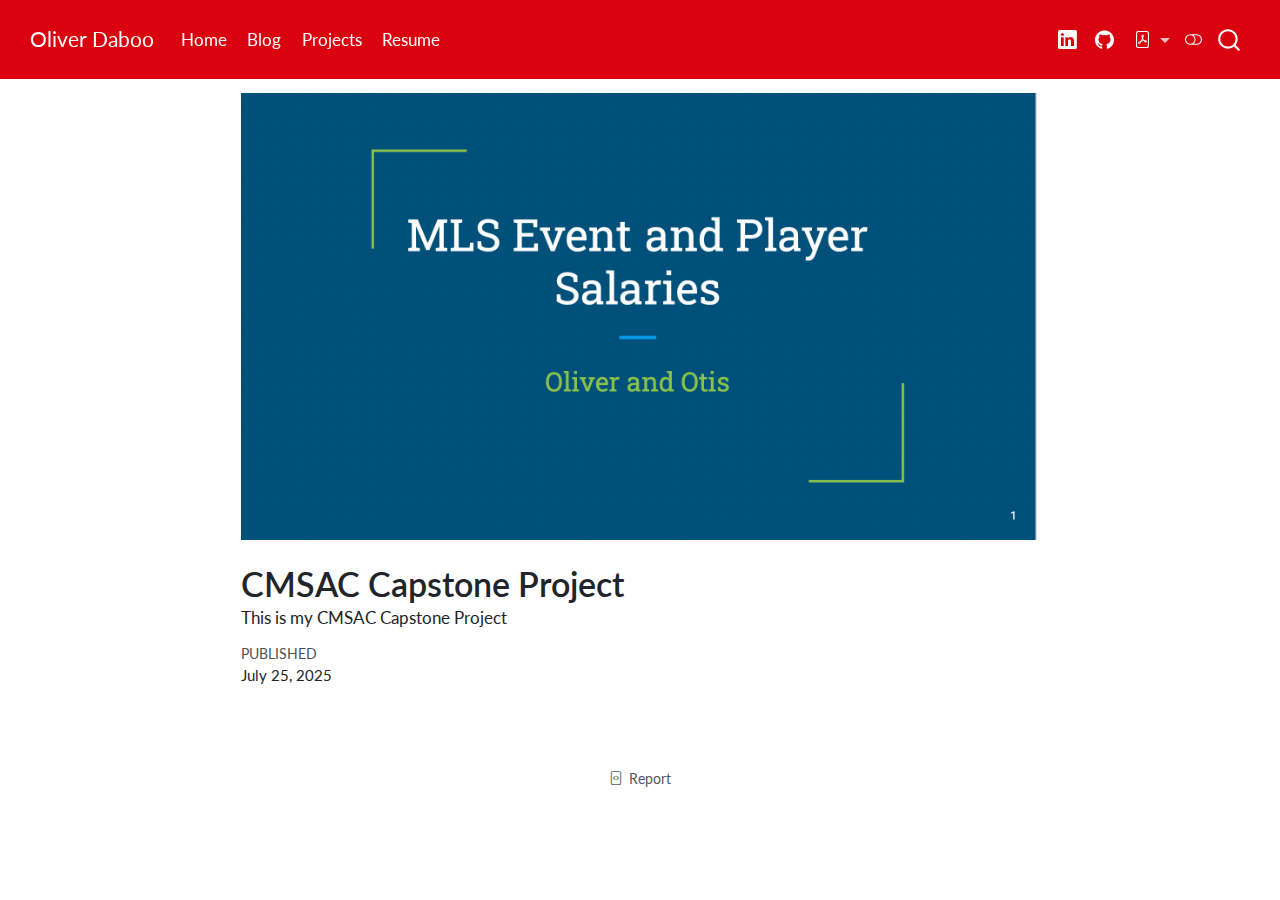
<file: projects/Capstone/capstone.html>
<!DOCTYPE html>
<html xmlns="http://www.w3.org/1999/xhtml" lang="en" xml:lang="en"><head>

<meta charset="utf-8">
<meta name="generator" content="quarto-1.7.32">

<meta name="viewport" content="width=device-width, initial-scale=1.0, user-scalable=yes">

<meta name="dcterms.date" content="2025-07-25">
<meta name="description" content="This is my CMSAC Capstone Project">

<title>CMSAC Capstone Project – Oliver Daboo</title>
<style>
code{white-space: pre-wrap;}
span.smallcaps{font-variant: small-caps;}
div.columns{display: flex; gap: min(4vw, 1.5em);}
div.column{flex: auto; overflow-x: auto;}
div.hanging-indent{margin-left: 1.5em; text-indent: -1.5em;}
ul.task-list{list-style: none;}
ul.task-list li input[type="checkbox"] {
  width: 0.8em;
  margin: 0 0.8em 0.2em -1em; /* quarto-specific, see https://github.com/quarto-dev/quarto-cli/issues/4556 */ 
  vertical-align: middle;
}
</style>


<script src="../../site_libs/quarto-nav/quarto-nav.js"></script>
<script src="../../site_libs/quarto-nav/headroom.min.js"></script>
<script src="../../site_libs/clipboard/clipboard.min.js"></script>
<script src="../../site_libs/quarto-search/autocomplete.umd.js"></script>
<script src="../../site_libs/quarto-search/fuse.min.js"></script>
<script src="../../site_libs/quarto-search/quarto-search.js"></script>
<meta name="quarto:offset" content="../../">
<script src="../../site_libs/quarto-html/quarto.js" type="module"></script>
<script src="../../site_libs/quarto-html/tabsets/tabsets.js" type="module"></script>
<script src="../../site_libs/quarto-html/popper.min.js"></script>
<script src="../../site_libs/quarto-html/tippy.umd.min.js"></script>
<link href="../../site_libs/quarto-html/tippy.css" rel="stylesheet">
<link href="../../site_libs/quarto-html/quarto-syntax-highlighting-37eea08aefeeee20ff55810ff984fec1.css" rel="stylesheet" class="quarto-color-scheme" id="quarto-text-highlighting-styles">
<link href="../../site_libs/quarto-html/quarto-syntax-highlighting-dark-2fef5ea3f8957b3e4ecc936fc74692ca.css" rel="stylesheet" class="quarto-color-scheme quarto-color-alternate" id="quarto-text-highlighting-styles">
<link href="../../site_libs/quarto-html/quarto-syntax-highlighting-37eea08aefeeee20ff55810ff984fec1.css" rel="stylesheet" class="quarto-color-scheme-extra" id="quarto-text-highlighting-styles">
<script src="../../site_libs/bootstrap/bootstrap.min.js"></script>
<link href="../../site_libs/bootstrap/bootstrap-icons.css" rel="stylesheet">
<link href="../../site_libs/bootstrap/bootstrap-bf845a55aaf01f341e0a671c843dea1e.min.css" rel="stylesheet" append-hash="true" class="quarto-color-scheme" id="quarto-bootstrap" data-mode="light">
<link href="../../site_libs/bootstrap/bootstrap-dark-f0795a1b2edb454c4ab3c27ba5278d8e.min.css" rel="stylesheet" append-hash="true" class="quarto-color-scheme quarto-color-alternate" id="quarto-bootstrap" data-mode="dark">
<link href="../../site_libs/bootstrap/bootstrap-bf845a55aaf01f341e0a671c843dea1e.min.css" rel="stylesheet" append-hash="true" class="quarto-color-scheme-extra" id="quarto-bootstrap" data-mode="light">
<script id="quarto-search-options" type="application/json">{
  "location": "navbar",
  "copy-button": false,
  "collapse-after": 3,
  "panel-placement": "end",
  "type": "overlay",
  "limit": 50,
  "keyboard-shortcut": [
    "f",
    "/",
    "s"
  ],
  "show-item-context": false,
  "language": {
    "search-no-results-text": "No results",
    "search-matching-documents-text": "matching documents",
    "search-copy-link-title": "Copy link to search",
    "search-hide-matches-text": "Hide additional matches",
    "search-more-match-text": "more match in this document",
    "search-more-matches-text": "more matches in this document",
    "search-clear-button-title": "Clear",
    "search-text-placeholder": "",
    "search-detached-cancel-button-title": "Cancel",
    "search-submit-button-title": "Submit",
    "search-label": "Search"
  }
}</script>


<link rel="stylesheet" href="../../styles.css">
</head>

<body class="nav-fixed fullcontent quarto-light"><script id="quarto-html-before-body" type="application/javascript">
    const toggleBodyColorMode = (bsSheetEl) => {
      const mode = bsSheetEl.getAttribute("data-mode");
      const bodyEl = window.document.querySelector("body");
      if (mode === "dark") {
        bodyEl.classList.add("quarto-dark");
        bodyEl.classList.remove("quarto-light");
      } else {
        bodyEl.classList.add("quarto-light");
        bodyEl.classList.remove("quarto-dark");
      }
    }
    const toggleBodyColorPrimary = () => {
      const bsSheetEl = window.document.querySelector("link#quarto-bootstrap:not([rel=disabled-stylesheet])");
      if (bsSheetEl) {
        toggleBodyColorMode(bsSheetEl);
      }
    }
    const setColorSchemeToggle = (alternate) => {
      const toggles = window.document.querySelectorAll('.quarto-color-scheme-toggle');
      for (let i=0; i < toggles.length; i++) {
        const toggle = toggles[i];
        if (toggle) {
          if (alternate) {
            toggle.classList.add("alternate");
          } else {
            toggle.classList.remove("alternate");
          }
        }
      }
    };
    const toggleColorMode = (alternate) => {
      // Switch the stylesheets
      const primaryStylesheets = window.document.querySelectorAll('link.quarto-color-scheme:not(.quarto-color-alternate)');
      const alternateStylesheets = window.document.querySelectorAll('link.quarto-color-scheme.quarto-color-alternate');
      manageTransitions('#quarto-margin-sidebar .nav-link', false);
      if (alternate) {
        // note: dark is layered on light, we don't disable primary!
        enableStylesheet(alternateStylesheets);
        for (const sheetNode of alternateStylesheets) {
          if (sheetNode.id === "quarto-bootstrap") {
            toggleBodyColorMode(sheetNode);
          }
        }
      } else {
        disableStylesheet(alternateStylesheets);
        enableStylesheet(primaryStylesheets)
        toggleBodyColorPrimary();
      }
      manageTransitions('#quarto-margin-sidebar .nav-link', true);
      // Switch the toggles
      setColorSchemeToggle(alternate)
      // Hack to workaround the fact that safari doesn't
      // properly recolor the scrollbar when toggling (#1455)
      if (navigator.userAgent.indexOf('Safari') > 0 && navigator.userAgent.indexOf('Chrome') == -1) {
        manageTransitions("body", false);
        window.scrollTo(0, 1);
        setTimeout(() => {
          window.scrollTo(0, 0);
          manageTransitions("body", true);
        }, 40);
      }
    }
    const disableStylesheet = (stylesheets) => {
      for (let i=0; i < stylesheets.length; i++) {
        const stylesheet = stylesheets[i];
        stylesheet.rel = 'disabled-stylesheet';
      }
    }
    const enableStylesheet = (stylesheets) => {
      for (let i=0; i < stylesheets.length; i++) {
        const stylesheet = stylesheets[i];
        if(stylesheet.rel !== 'stylesheet') { // for Chrome, which will still FOUC without this check
          stylesheet.rel = 'stylesheet';
        }
      }
    }
    const manageTransitions = (selector, allowTransitions) => {
      const els = window.document.querySelectorAll(selector);
      for (let i=0; i < els.length; i++) {
        const el = els[i];
        if (allowTransitions) {
          el.classList.remove('notransition');
        } else {
          el.classList.add('notransition');
        }
      }
    }
    const isFileUrl = () => {
      return window.location.protocol === 'file:';
    }
    const hasAlternateSentinel = () => {
      let styleSentinel = getColorSchemeSentinel();
      if (styleSentinel !== null) {
        return styleSentinel === "alternate";
      } else {
        return false;
      }
    }
    const setStyleSentinel = (alternate) => {
      const value = alternate ? "alternate" : "default";
      if (!isFileUrl()) {
        window.localStorage.setItem("quarto-color-scheme", value);
      } else {
        localAlternateSentinel = value;
      }
    }
    const getColorSchemeSentinel = () => {
      if (!isFileUrl()) {
        const storageValue = window.localStorage.getItem("quarto-color-scheme");
        return storageValue != null ? storageValue : localAlternateSentinel;
      } else {
        return localAlternateSentinel;
      }
    }
    const toggleGiscusIfUsed = (isAlternate, darkModeDefault) => {
      const baseTheme = document.querySelector('#giscus-base-theme')?.value ?? 'light';
      const alternateTheme = document.querySelector('#giscus-alt-theme')?.value ?? 'dark';
      let newTheme = '';
      if(authorPrefersDark) {
        newTheme = isAlternate ? baseTheme : alternateTheme;
      } else {
        newTheme = isAlternate ? alternateTheme : baseTheme;
      }
      const changeGiscusTheme = () => {
        // From: https://github.com/giscus/giscus/issues/336
        const sendMessage = (message) => {
          const iframe = document.querySelector('iframe.giscus-frame');
          if (!iframe) return;
          iframe.contentWindow.postMessage({ giscus: message }, 'https://giscus.app');
        }
        sendMessage({
          setConfig: {
            theme: newTheme
          }
        });
      }
      const isGiscussLoaded = window.document.querySelector('iframe.giscus-frame') !== null;
      if (isGiscussLoaded) {
        changeGiscusTheme();
      }
    };
    const authorPrefersDark = false;
    const darkModeDefault = authorPrefersDark;
      document.querySelector('link#quarto-text-highlighting-styles.quarto-color-scheme-extra').rel = 'disabled-stylesheet';
      document.querySelector('link#quarto-bootstrap.quarto-color-scheme-extra').rel = 'disabled-stylesheet';
    let localAlternateSentinel = darkModeDefault ? 'alternate' : 'default';
    // Dark / light mode switch
    window.quartoToggleColorScheme = () => {
      // Read the current dark / light value
      let toAlternate = !hasAlternateSentinel();
      toggleColorMode(toAlternate);
      setStyleSentinel(toAlternate);
      toggleGiscusIfUsed(toAlternate, darkModeDefault);
      window.dispatchEvent(new Event('resize'));
    };
    // Switch to dark mode if need be
    if (hasAlternateSentinel()) {
      toggleColorMode(true);
    } else {
      toggleColorMode(false);
    }
  </script>

<div id="quarto-search-results"></div>
  <header id="quarto-header" class="headroom fixed-top">
    <nav class="navbar navbar-expand-lg " data-bs-theme="dark">
      <div class="navbar-container container-fluid">
      <div class="navbar-brand-container mx-auto">
    <a class="navbar-brand" href="../../index.html">
    <span class="navbar-title">Oliver Daboo</span>
    </a>
  </div>
            <div id="quarto-search" class="" title="Search"></div>
          <button class="navbar-toggler" type="button" data-bs-toggle="collapse" data-bs-target="#navbarCollapse" aria-controls="navbarCollapse" role="menu" aria-expanded="false" aria-label="Toggle navigation" onclick="if (window.quartoToggleHeadroom) { window.quartoToggleHeadroom(); }">
  <span class="navbar-toggler-icon"></span>
</button>
          <div class="collapse navbar-collapse" id="navbarCollapse">
            <ul class="navbar-nav navbar-nav-scroll me-auto">
  <li class="nav-item">
    <a class="nav-link" href="../../index.html"> 
<span class="menu-text">Home</span></a>
  </li>  
  <li class="nav-item">
    <a class="nav-link" href="../../Blog.html"> 
<span class="menu-text">Blog</span></a>
  </li>  
  <li class="nav-item">
    <a class="nav-link" href="../../projects.html"> 
<span class="menu-text">Projects</span></a>
  </li>  
  <li class="nav-item">
    <a class="nav-link" href="../../assets/Resume_Oliver Daboo.pdf" target="blank"> 
<span class="menu-text">Resume</span></a>
  </li>  
</ul>
            <ul class="navbar-nav navbar-nav-scroll ms-auto">
  <li class="nav-item compact">
    <a class="nav-link" href="https://www.linkedin.com/in/ojdabo27/" target="blank"> <i class="bi bi-linkedin" role="img">
</i> 
<span class="menu-text"></span></a>
  </li>  
  <li class="nav-item compact">
    <a class="nav-link" href="https://github.com/oliverdaboo" target="blank"> <i class="bi bi-github" role="img">
</i> 
<span class="menu-text"></span></a>
  </li>  
  <li class="nav-item dropdown ">
    <a class="nav-link dropdown-toggle" href="#" id="nav-menu-bi-file-pdf" role="link" data-bs-toggle="dropdown" aria-expanded="false">
      <i class="bi bi-file-pdf" role="img">
</i> 
 <span class="menu-text"></span>
    </a>
    <ul class="dropdown-menu dropdown-menu-end" aria-labelledby="nav-menu-bi-file-pdf">    
        <li>
    <a class="dropdown-item" href="../../assets/Resume_Oliver Daboo.pdf" target="blank">
 <span class="dropdown-text">Resume</span></a>
  </li>  
    </ul>
  </li>
</ul>
          </div> <!-- /navcollapse -->
            <div class="quarto-navbar-tools">
  <a href="" class="quarto-color-scheme-toggle quarto-navigation-tool  px-1" onclick="window.quartoToggleColorScheme(); return false;" title="Toggle dark mode"><i class="bi"></i></a>
</div>
      </div> <!-- /container-fluid -->
    </nav>
</header>
<!-- content -->
<div id="quarto-content" class="quarto-container page-columns page-rows-contents page-layout-article page-navbar">
<!-- sidebar -->
<!-- margin-sidebar -->
    
<!-- main -->
<div class="quarto-about-marquee">
  <div class="about-image-container">
    <img src="cover.jpg" class="about-image " style="width: 100%;">
  </div>
  <div class="about-contents">
    <header id="title-block-header" class="quarto-title-block default">
<div class="quarto-title">
<h1 class="title">CMSAC Capstone Project</h1>
</div>
<div>
  <div class="description">
    This is my CMSAC Capstone Project
  </div>
</div>
<div class="quarto-title-meta">
    <div>
    <div class="quarto-title-meta-heading">Published</div>
    <div class="quarto-title-meta-contents">
      <p class="date">July 25, 2025</p>
    </div>
  </div>
  </div>
</header> <main class="content" id="quarto-document-content">



</main> 
    <div class="about-footer"><div class="about-links">
  <a href="https://american-soccer-analysis.github.io/itscalledsoccer-r/reference/AmericanSoccerAnalysis.html#method-get-team-salaries-" class="about-link" rel="" target="blank">
    <i class="bi bi-file-code"></i>
     <span class="about-link-text">Report</span>
  </a>
</div>
</div>
  </div>
</div>
 <!-- /main -->
<script id="quarto-html-after-body" type="application/javascript">
  window.document.addEventListener("DOMContentLoaded", function (event) {
    // Ensure there is a toggle, if there isn't float one in the top right
    if (window.document.querySelector('.quarto-color-scheme-toggle') === null) {
      const a = window.document.createElement('a');
      a.classList.add('top-right');
      a.classList.add('quarto-color-scheme-toggle');
      a.href = "";
      a.onclick = function() { try { window.quartoToggleColorScheme(); } catch {} return false; };
      const i = window.document.createElement("i");
      i.classList.add('bi');
      a.appendChild(i);
      window.document.body.appendChild(a);
    }
    setColorSchemeToggle(hasAlternateSentinel())
    const isCodeAnnotation = (el) => {
      for (const clz of el.classList) {
        if (clz.startsWith('code-annotation-')) {                     
          return true;
        }
      }
      return false;
    }
    const onCopySuccess = function(e) {
      // button target
      const button = e.trigger;
      // don't keep focus
      button.blur();
      // flash "checked"
      button.classList.add('code-copy-button-checked');
      var currentTitle = button.getAttribute("title");
      button.setAttribute("title", "Copied!");
      let tooltip;
      if (window.bootstrap) {
        button.setAttribute("data-bs-toggle", "tooltip");
        button.setAttribute("data-bs-placement", "left");
        button.setAttribute("data-bs-title", "Copied!");
        tooltip = new bootstrap.Tooltip(button, 
          { trigger: "manual", 
            customClass: "code-copy-button-tooltip",
            offset: [0, -8]});
        tooltip.show();    
      }
      setTimeout(function() {
        if (tooltip) {
          tooltip.hide();
          button.removeAttribute("data-bs-title");
          button.removeAttribute("data-bs-toggle");
          button.removeAttribute("data-bs-placement");
        }
        button.setAttribute("title", currentTitle);
        button.classList.remove('code-copy-button-checked');
      }, 1000);
      // clear code selection
      e.clearSelection();
    }
    const getTextToCopy = function(trigger) {
        const codeEl = trigger.previousElementSibling.cloneNode(true);
        for (const childEl of codeEl.children) {
          if (isCodeAnnotation(childEl)) {
            childEl.remove();
          }
        }
        return codeEl.innerText;
    }
    const clipboard = new window.ClipboardJS('.code-copy-button:not([data-in-quarto-modal])', {
      text: getTextToCopy
    });
    clipboard.on('success', onCopySuccess);
    if (window.document.getElementById('quarto-embedded-source-code-modal')) {
      const clipboardModal = new window.ClipboardJS('.code-copy-button[data-in-quarto-modal]', {
        text: getTextToCopy,
        container: window.document.getElementById('quarto-embedded-source-code-modal')
      });
      clipboardModal.on('success', onCopySuccess);
    }
      var localhostRegex = new RegExp(/^(?:http|https):\/\/localhost\:?[0-9]*\//);
      var mailtoRegex = new RegExp(/^mailto:/);
        var filterRegex = new RegExp("https:\/\/oliverdaboo\.github\.io\/");
      var isInternal = (href) => {
          return filterRegex.test(href) || localhostRegex.test(href) || mailtoRegex.test(href);
      }
      // Inspect non-navigation links and adorn them if external
     var links = window.document.querySelectorAll('a[href]:not(.nav-link):not(.navbar-brand):not(.toc-action):not(.sidebar-link):not(.sidebar-item-toggle):not(.pagination-link):not(.no-external):not([aria-hidden]):not(.dropdown-item):not(.quarto-navigation-tool):not(.about-link)');
      for (var i=0; i<links.length; i++) {
        const link = links[i];
        if (!isInternal(link.href)) {
          // undo the damage that might have been done by quarto-nav.js in the case of
          // links that we want to consider external
          if (link.dataset.originalHref !== undefined) {
            link.href = link.dataset.originalHref;
          }
        }
      }
    function tippyHover(el, contentFn, onTriggerFn, onUntriggerFn) {
      const config = {
        allowHTML: true,
        maxWidth: 500,
        delay: 100,
        arrow: false,
        appendTo: function(el) {
            return el.parentElement;
        },
        interactive: true,
        interactiveBorder: 10,
        theme: 'quarto',
        placement: 'bottom-start',
      };
      if (contentFn) {
        config.content = contentFn;
      }
      if (onTriggerFn) {
        config.onTrigger = onTriggerFn;
      }
      if (onUntriggerFn) {
        config.onUntrigger = onUntriggerFn;
      }
      window.tippy(el, config); 
    }
    const noterefs = window.document.querySelectorAll('a[role="doc-noteref"]');
    for (var i=0; i<noterefs.length; i++) {
      const ref = noterefs[i];
      tippyHover(ref, function() {
        // use id or data attribute instead here
        let href = ref.getAttribute('data-footnote-href') || ref.getAttribute('href');
        try { href = new URL(href).hash; } catch {}
        const id = href.replace(/^#\/?/, "");
        const note = window.document.getElementById(id);
        if (note) {
          return note.innerHTML;
        } else {
          return "";
        }
      });
    }
    const xrefs = window.document.querySelectorAll('a.quarto-xref');
    const processXRef = (id, note) => {
      // Strip column container classes
      const stripColumnClz = (el) => {
        el.classList.remove("page-full", "page-columns");
        if (el.children) {
          for (const child of el.children) {
            stripColumnClz(child);
          }
        }
      }
      stripColumnClz(note)
      if (id === null || id.startsWith('sec-')) {
        // Special case sections, only their first couple elements
        const container = document.createElement("div");
        if (note.children && note.children.length > 2) {
          container.appendChild(note.children[0].cloneNode(true));
          for (let i = 1; i < note.children.length; i++) {
            const child = note.children[i];
            if (child.tagName === "P" && child.innerText === "") {
              continue;
            } else {
              container.appendChild(child.cloneNode(true));
              break;
            }
          }
          if (window.Quarto?.typesetMath) {
            window.Quarto.typesetMath(container);
          }
          return container.innerHTML
        } else {
          if (window.Quarto?.typesetMath) {
            window.Quarto.typesetMath(note);
          }
          return note.innerHTML;
        }
      } else {
        // Remove any anchor links if they are present
        const anchorLink = note.querySelector('a.anchorjs-link');
        if (anchorLink) {
          anchorLink.remove();
        }
        if (window.Quarto?.typesetMath) {
          window.Quarto.typesetMath(note);
        }
        if (note.classList.contains("callout")) {
          return note.outerHTML;
        } else {
          return note.innerHTML;
        }
      }
    }
    for (var i=0; i<xrefs.length; i++) {
      const xref = xrefs[i];
      tippyHover(xref, undefined, function(instance) {
        instance.disable();
        let url = xref.getAttribute('href');
        let hash = undefined; 
        if (url.startsWith('#')) {
          hash = url;
        } else {
          try { hash = new URL(url).hash; } catch {}
        }
        if (hash) {
          const id = hash.replace(/^#\/?/, "");
          const note = window.document.getElementById(id);
          if (note !== null) {
            try {
              const html = processXRef(id, note.cloneNode(true));
              instance.setContent(html);
            } finally {
              instance.enable();
              instance.show();
            }
          } else {
            // See if we can fetch this
            fetch(url.split('#')[0])
            .then(res => res.text())
            .then(html => {
              const parser = new DOMParser();
              const htmlDoc = parser.parseFromString(html, "text/html");
              const note = htmlDoc.getElementById(id);
              if (note !== null) {
                const html = processXRef(id, note);
                instance.setContent(html);
              } 
            }).finally(() => {
              instance.enable();
              instance.show();
            });
          }
        } else {
          // See if we can fetch a full url (with no hash to target)
          // This is a special case and we should probably do some content thinning / targeting
          fetch(url)
          .then(res => res.text())
          .then(html => {
            const parser = new DOMParser();
            const htmlDoc = parser.parseFromString(html, "text/html");
            const note = htmlDoc.querySelector('main.content');
            if (note !== null) {
              // This should only happen for chapter cross references
              // (since there is no id in the URL)
              // remove the first header
              if (note.children.length > 0 && note.children[0].tagName === "HEADER") {
                note.children[0].remove();
              }
              const html = processXRef(null, note);
              instance.setContent(html);
            } 
          }).finally(() => {
            instance.enable();
            instance.show();
          });
        }
      }, function(instance) {
      });
    }
        let selectedAnnoteEl;
        const selectorForAnnotation = ( cell, annotation) => {
          let cellAttr = 'data-code-cell="' + cell + '"';
          let lineAttr = 'data-code-annotation="' +  annotation + '"';
          const selector = 'span[' + cellAttr + '][' + lineAttr + ']';
          return selector;
        }
        const selectCodeLines = (annoteEl) => {
          const doc = window.document;
          const targetCell = annoteEl.getAttribute("data-target-cell");
          const targetAnnotation = annoteEl.getAttribute("data-target-annotation");
          const annoteSpan = window.document.querySelector(selectorForAnnotation(targetCell, targetAnnotation));
          const lines = annoteSpan.getAttribute("data-code-lines").split(",");
          const lineIds = lines.map((line) => {
            return targetCell + "-" + line;
          })
          let top = null;
          let height = null;
          let parent = null;
          if (lineIds.length > 0) {
              //compute the position of the single el (top and bottom and make a div)
              const el = window.document.getElementById(lineIds[0]);
              top = el.offsetTop;
              height = el.offsetHeight;
              parent = el.parentElement.parentElement;
            if (lineIds.length > 1) {
              const lastEl = window.document.getElementById(lineIds[lineIds.length - 1]);
              const bottom = lastEl.offsetTop + lastEl.offsetHeight;
              height = bottom - top;
            }
            if (top !== null && height !== null && parent !== null) {
              // cook up a div (if necessary) and position it 
              let div = window.document.getElementById("code-annotation-line-highlight");
              if (div === null) {
                div = window.document.createElement("div");
                div.setAttribute("id", "code-annotation-line-highlight");
                div.style.position = 'absolute';
                parent.appendChild(div);
              }
              div.style.top = top - 2 + "px";
              div.style.height = height + 4 + "px";
              div.style.left = 0;
              let gutterDiv = window.document.getElementById("code-annotation-line-highlight-gutter");
              if (gutterDiv === null) {
                gutterDiv = window.document.createElement("div");
                gutterDiv.setAttribute("id", "code-annotation-line-highlight-gutter");
                gutterDiv.style.position = 'absolute';
                const codeCell = window.document.getElementById(targetCell);
                const gutter = codeCell.querySelector('.code-annotation-gutter');
                gutter.appendChild(gutterDiv);
              }
              gutterDiv.style.top = top - 2 + "px";
              gutterDiv.style.height = height + 4 + "px";
            }
            selectedAnnoteEl = annoteEl;
          }
        };
        const unselectCodeLines = () => {
          const elementsIds = ["code-annotation-line-highlight", "code-annotation-line-highlight-gutter"];
          elementsIds.forEach((elId) => {
            const div = window.document.getElementById(elId);
            if (div) {
              div.remove();
            }
          });
          selectedAnnoteEl = undefined;
        };
          // Handle positioning of the toggle
      window.addEventListener(
        "resize",
        throttle(() => {
          elRect = undefined;
          if (selectedAnnoteEl) {
            selectCodeLines(selectedAnnoteEl);
          }
        }, 10)
      );
      function throttle(fn, ms) {
      let throttle = false;
      let timer;
        return (...args) => {
          if(!throttle) { // first call gets through
              fn.apply(this, args);
              throttle = true;
          } else { // all the others get throttled
              if(timer) clearTimeout(timer); // cancel #2
              timer = setTimeout(() => {
                fn.apply(this, args);
                timer = throttle = false;
              }, ms);
          }
        };
      }
        // Attach click handler to the DT
        const annoteDls = window.document.querySelectorAll('dt[data-target-cell]');
        for (const annoteDlNode of annoteDls) {
          annoteDlNode.addEventListener('click', (event) => {
            const clickedEl = event.target;
            if (clickedEl !== selectedAnnoteEl) {
              unselectCodeLines();
              const activeEl = window.document.querySelector('dt[data-target-cell].code-annotation-active');
              if (activeEl) {
                activeEl.classList.remove('code-annotation-active');
              }
              selectCodeLines(clickedEl);
              clickedEl.classList.add('code-annotation-active');
            } else {
              // Unselect the line
              unselectCodeLines();
              clickedEl.classList.remove('code-annotation-active');
            }
          });
        }
    const findCites = (el) => {
      const parentEl = el.parentElement;
      if (parentEl) {
        const cites = parentEl.dataset.cites;
        if (cites) {
          return {
            el,
            cites: cites.split(' ')
          };
        } else {
          return findCites(el.parentElement)
        }
      } else {
        return undefined;
      }
    };
    var bibliorefs = window.document.querySelectorAll('a[role="doc-biblioref"]');
    for (var i=0; i<bibliorefs.length; i++) {
      const ref = bibliorefs[i];
      const citeInfo = findCites(ref);
      if (citeInfo) {
        tippyHover(citeInfo.el, function() {
          var popup = window.document.createElement('div');
          citeInfo.cites.forEach(function(cite) {
            var citeDiv = window.document.createElement('div');
            citeDiv.classList.add('hanging-indent');
            citeDiv.classList.add('csl-entry');
            var biblioDiv = window.document.getElementById('ref-' + cite);
            if (biblioDiv) {
              citeDiv.innerHTML = biblioDiv.innerHTML;
            }
            popup.appendChild(citeDiv);
          });
          return popup.innerHTML;
        });
      }
    }
  });
  </script>
</div> <!-- /content -->




</body></html>
</file>
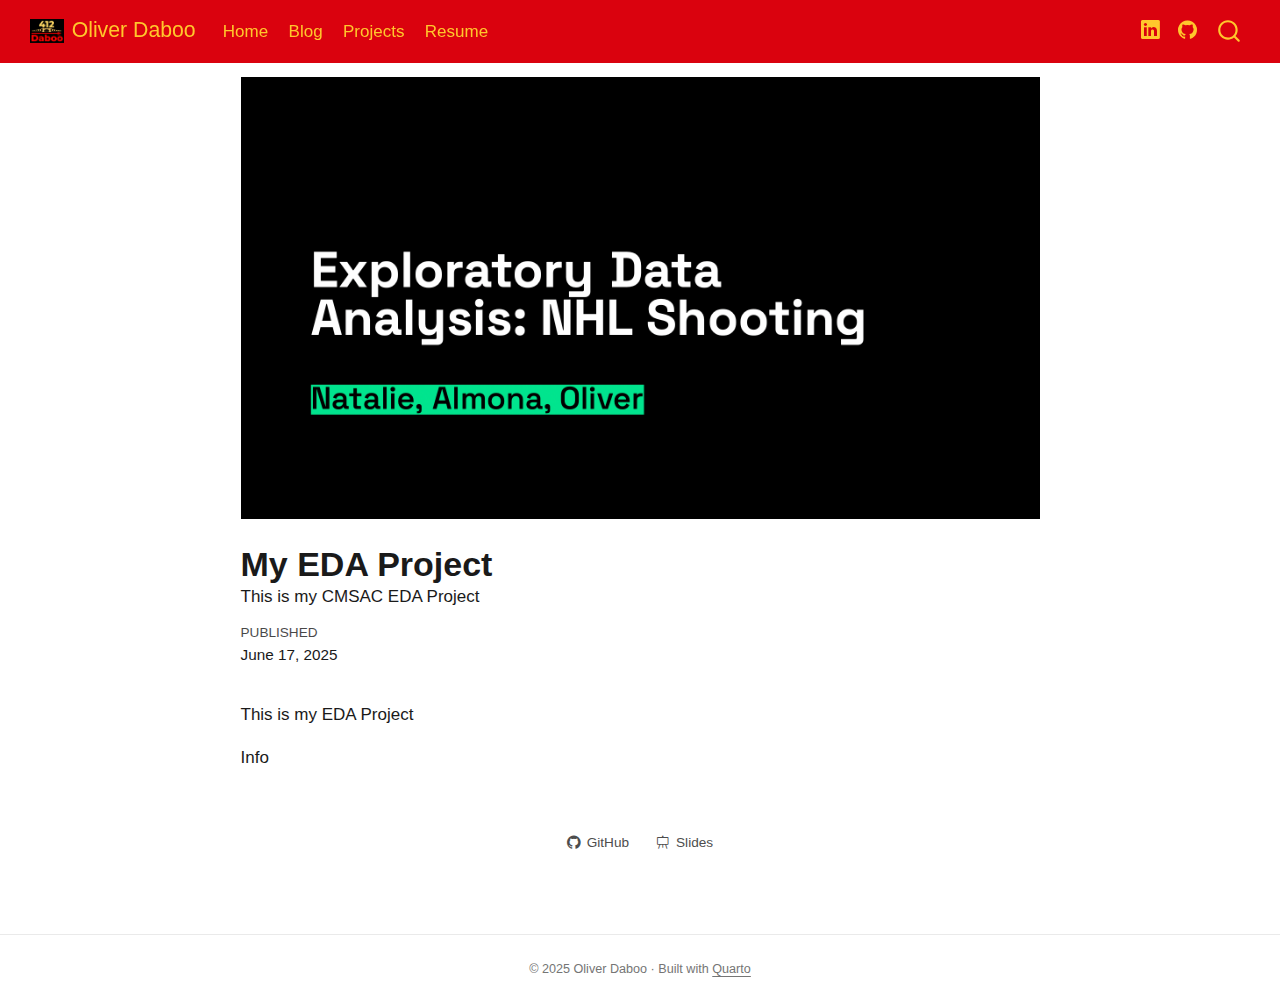
<file: projects/EDA/eda.html>
<!DOCTYPE html>
<html xmlns="http://www.w3.org/1999/xhtml" lang="en" xml:lang="en"><head>

<meta charset="utf-8">
<meta name="generator" content="quarto-1.7.32">

<meta name="viewport" content="width=device-width, initial-scale=1.0, user-scalable=yes">

<meta name="dcterms.date" content="2025-06-17">
<meta name="description" content="This is my CMSAC EDA Project">

<title>My EDA Project – Oliver Daboo</title>
<style>
code{white-space: pre-wrap;}
span.smallcaps{font-variant: small-caps;}
div.columns{display: flex; gap: min(4vw, 1.5em);}
div.column{flex: auto; overflow-x: auto;}
div.hanging-indent{margin-left: 1.5em; text-indent: -1.5em;}
ul.task-list{list-style: none;}
ul.task-list li input[type="checkbox"] {
  width: 0.8em;
  margin: 0 0.8em 0.2em -1em; /* quarto-specific, see https://github.com/quarto-dev/quarto-cli/issues/4556 */ 
  vertical-align: middle;
}
</style>


<script src="../../site_libs/quarto-nav/quarto-nav.js"></script>
<script src="../../site_libs/quarto-nav/headroom.min.js"></script>
<script src="../../site_libs/clipboard/clipboard.min.js"></script>
<script src="../../site_libs/quarto-search/autocomplete.umd.js"></script>
<script src="../../site_libs/quarto-search/fuse.min.js"></script>
<script src="../../site_libs/quarto-search/quarto-search.js"></script>
<meta name="quarto:offset" content="../../">
<script src="../../site_libs/quarto-html/quarto.js" type="module"></script>
<script src="../../site_libs/quarto-html/tabsets/tabsets.js" type="module"></script>
<script src="../../site_libs/quarto-html/popper.min.js"></script>
<script src="../../site_libs/quarto-html/tippy.umd.min.js"></script>
<link href="../../site_libs/quarto-html/tippy.css" rel="stylesheet">
<link href="../../site_libs/quarto-html/quarto-syntax-highlighting-37eea08aefeeee20ff55810ff984fec1.css" rel="stylesheet" id="quarto-text-highlighting-styles">
<script src="../../site_libs/bootstrap/bootstrap.min.js"></script>
<link href="../../site_libs/bootstrap/bootstrap-icons.css" rel="stylesheet">
<link href="../../site_libs/bootstrap/bootstrap-e045182a10089114f09aa6df3e64160a.min.css" rel="stylesheet" append-hash="true" id="quarto-bootstrap" data-mode="light">
<script id="quarto-search-options" type="application/json">{
  "location": "navbar",
  "copy-button": false,
  "collapse-after": 3,
  "panel-placement": "end",
  "type": "overlay",
  "limit": 50,
  "keyboard-shortcut": [
    "f",
    "/",
    "s"
  ],
  "show-item-context": false,
  "language": {
    "search-no-results-text": "No results",
    "search-matching-documents-text": "matching documents",
    "search-copy-link-title": "Copy link to search",
    "search-hide-matches-text": "Hide additional matches",
    "search-more-match-text": "more match in this document",
    "search-more-matches-text": "more matches in this document",
    "search-clear-button-title": "Clear",
    "search-text-placeholder": "",
    "search-detached-cancel-button-title": "Cancel",
    "search-submit-button-title": "Submit",
    "search-label": "Search"
  }
}</script>


<link rel="stylesheet" href="../../styles.css">
</head>

<body class="nav-fixed fullcontent quarto-light">

<div id="quarto-search-results"></div>
  <header id="quarto-header" class="headroom fixed-top">
    <nav class="navbar navbar-expand-lg " data-bs-theme="dark">
      <div class="navbar-container container-fluid">
      <div class="navbar-brand-container mx-auto">
    <a href="../../index.html" class="navbar-brand navbar-brand-logo">
    <img src="../../assets/logo.png" alt="" class="navbar-logo">
    </a>
    <a class="navbar-brand" href="../../index.html">
    <span class="navbar-title">Oliver Daboo</span>
    </a>
  </div>
            <div id="quarto-search" class="" title="Search"></div>
          <button class="navbar-toggler" type="button" data-bs-toggle="collapse" data-bs-target="#navbarCollapse" aria-controls="navbarCollapse" role="menu" aria-expanded="false" aria-label="Toggle navigation" onclick="if (window.quartoToggleHeadroom) { window.quartoToggleHeadroom(); }">
  <span class="navbar-toggler-icon"></span>
</button>
          <div class="collapse navbar-collapse" id="navbarCollapse">
            <ul class="navbar-nav navbar-nav-scroll me-auto">
  <li class="nav-item">
    <a class="nav-link" href="../../index.html"> 
<span class="menu-text">Home</span></a>
  </li>  
  <li class="nav-item">
    <a class="nav-link" href="../../Blog.html"> 
<span class="menu-text">Blog</span></a>
  </li>  
  <li class="nav-item">
    <a class="nav-link" href="../../projects.html"> 
<span class="menu-text">Projects</span></a>
  </li>  
  <li class="nav-item">
    <a class="nav-link" href="../../assets/Resume_Oliver Daboo.pdf" target="blank"> 
<span class="menu-text">Resume</span></a>
  </li>  
</ul>
            <ul class="navbar-nav navbar-nav-scroll ms-auto">
  <li class="nav-item compact">
    <a class="nav-link" href="https://www.linkedin.com/in/ojdabo27/" target="blank"> <i class="bi bi-linkedin" role="img">
</i> 
<span class="menu-text"></span></a>
  </li>  
  <li class="nav-item compact">
    <a class="nav-link" href="https://github.com/oliverdaboo" target="blank"> <i class="bi bi-github" role="img">
</i> 
<span class="menu-text"></span></a>
  </li>  
</ul>
          </div> <!-- /navcollapse -->
            <div class="quarto-navbar-tools">
</div>
      </div> <!-- /container-fluid -->
    </nav>
</header>
<!-- content -->
<div id="quarto-content" class="quarto-container page-columns page-rows-contents page-layout-article page-navbar">
<!-- sidebar -->
<!-- margin-sidebar -->
    
<!-- main -->
<div class="quarto-about-marquee">
  <div class="about-image-container">
    <img src="cover.jpg" class="about-image " style="width: 100%;">
  </div>
  <div class="about-contents">
    <header id="title-block-header" class="quarto-title-block default">
<div class="quarto-title">
<h1 class="title">My EDA Project</h1>
</div>
<div>
  <div class="description">
    This is my CMSAC EDA Project
  </div>
</div>
<div class="quarto-title-meta">
    <div>
    <div class="quarto-title-meta-heading">Published</div>
    <div class="quarto-title-meta-contents">
      <p class="date">June 17, 2025</p>
    </div>
  </div>
  </div>
</header> <main class="content" id="quarto-document-content">
<p>This is my EDA Project</p>
<p>Info</p>


</main> 
    <div class="about-footer"><div class="about-links">
  <a href="https://github.com/almonadavid/EDA-Project" class="about-link" rel="" target="blank">
    <i class="bi bi-github"></i>
     <span class="about-link-text">GitHub</span>
  </a>
  <a href="https://docs.google.com/presentation/d/1LvcQdzKHIOk4y5nP-Oi9bviXfs59HVJll91eYXOc3X8/edit?slide=id.g366ba57aa0e_0_0#slide=id.g366ba57aa0e_0_0" class="about-link" rel="" target="blank">
    <i class="bi bi-easel"></i>
     <span class="about-link-text">Slides</span>
  </a>
</div>
</div>
  </div>
</div>
 <!-- /main -->
<script id="quarto-html-after-body" type="application/javascript">
  window.document.addEventListener("DOMContentLoaded", function (event) {
    const isCodeAnnotation = (el) => {
      for (const clz of el.classList) {
        if (clz.startsWith('code-annotation-')) {                     
          return true;
        }
      }
      return false;
    }
    const onCopySuccess = function(e) {
      // button target
      const button = e.trigger;
      // don't keep focus
      button.blur();
      // flash "checked"
      button.classList.add('code-copy-button-checked');
      var currentTitle = button.getAttribute("title");
      button.setAttribute("title", "Copied!");
      let tooltip;
      if (window.bootstrap) {
        button.setAttribute("data-bs-toggle", "tooltip");
        button.setAttribute("data-bs-placement", "left");
        button.setAttribute("data-bs-title", "Copied!");
        tooltip = new bootstrap.Tooltip(button, 
          { trigger: "manual", 
            customClass: "code-copy-button-tooltip",
            offset: [0, -8]});
        tooltip.show();    
      }
      setTimeout(function() {
        if (tooltip) {
          tooltip.hide();
          button.removeAttribute("data-bs-title");
          button.removeAttribute("data-bs-toggle");
          button.removeAttribute("data-bs-placement");
        }
        button.setAttribute("title", currentTitle);
        button.classList.remove('code-copy-button-checked');
      }, 1000);
      // clear code selection
      e.clearSelection();
    }
    const getTextToCopy = function(trigger) {
        const codeEl = trigger.previousElementSibling.cloneNode(true);
        for (const childEl of codeEl.children) {
          if (isCodeAnnotation(childEl)) {
            childEl.remove();
          }
        }
        return codeEl.innerText;
    }
    const clipboard = new window.ClipboardJS('.code-copy-button:not([data-in-quarto-modal])', {
      text: getTextToCopy
    });
    clipboard.on('success', onCopySuccess);
    if (window.document.getElementById('quarto-embedded-source-code-modal')) {
      const clipboardModal = new window.ClipboardJS('.code-copy-button[data-in-quarto-modal]', {
        text: getTextToCopy,
        container: window.document.getElementById('quarto-embedded-source-code-modal')
      });
      clipboardModal.on('success', onCopySuccess);
    }
      var localhostRegex = new RegExp(/^(?:http|https):\/\/localhost\:?[0-9]*\//);
      var mailtoRegex = new RegExp(/^mailto:/);
        var filterRegex = new RegExp("https:\/\/oliverdaboo\.github\.io\/");
      var isInternal = (href) => {
          return filterRegex.test(href) || localhostRegex.test(href) || mailtoRegex.test(href);
      }
      // Inspect non-navigation links and adorn them if external
     var links = window.document.querySelectorAll('a[href]:not(.nav-link):not(.navbar-brand):not(.toc-action):not(.sidebar-link):not(.sidebar-item-toggle):not(.pagination-link):not(.no-external):not([aria-hidden]):not(.dropdown-item):not(.quarto-navigation-tool):not(.about-link)');
      for (var i=0; i<links.length; i++) {
        const link = links[i];
        if (!isInternal(link.href)) {
          // undo the damage that might have been done by quarto-nav.js in the case of
          // links that we want to consider external
          if (link.dataset.originalHref !== undefined) {
            link.href = link.dataset.originalHref;
          }
        }
      }
    function tippyHover(el, contentFn, onTriggerFn, onUntriggerFn) {
      const config = {
        allowHTML: true,
        maxWidth: 500,
        delay: 100,
        arrow: false,
        appendTo: function(el) {
            return el.parentElement;
        },
        interactive: true,
        interactiveBorder: 10,
        theme: 'quarto',
        placement: 'bottom-start',
      };
      if (contentFn) {
        config.content = contentFn;
      }
      if (onTriggerFn) {
        config.onTrigger = onTriggerFn;
      }
      if (onUntriggerFn) {
        config.onUntrigger = onUntriggerFn;
      }
      window.tippy(el, config); 
    }
    const noterefs = window.document.querySelectorAll('a[role="doc-noteref"]');
    for (var i=0; i<noterefs.length; i++) {
      const ref = noterefs[i];
      tippyHover(ref, function() {
        // use id or data attribute instead here
        let href = ref.getAttribute('data-footnote-href') || ref.getAttribute('href');
        try { href = new URL(href).hash; } catch {}
        const id = href.replace(/^#\/?/, "");
        const note = window.document.getElementById(id);
        if (note) {
          return note.innerHTML;
        } else {
          return "";
        }
      });
    }
    const xrefs = window.document.querySelectorAll('a.quarto-xref');
    const processXRef = (id, note) => {
      // Strip column container classes
      const stripColumnClz = (el) => {
        el.classList.remove("page-full", "page-columns");
        if (el.children) {
          for (const child of el.children) {
            stripColumnClz(child);
          }
        }
      }
      stripColumnClz(note)
      if (id === null || id.startsWith('sec-')) {
        // Special case sections, only their first couple elements
        const container = document.createElement("div");
        if (note.children && note.children.length > 2) {
          container.appendChild(note.children[0].cloneNode(true));
          for (let i = 1; i < note.children.length; i++) {
            const child = note.children[i];
            if (child.tagName === "P" && child.innerText === "") {
              continue;
            } else {
              container.appendChild(child.cloneNode(true));
              break;
            }
          }
          if (window.Quarto?.typesetMath) {
            window.Quarto.typesetMath(container);
          }
          return container.innerHTML
        } else {
          if (window.Quarto?.typesetMath) {
            window.Quarto.typesetMath(note);
          }
          return note.innerHTML;
        }
      } else {
        // Remove any anchor links if they are present
        const anchorLink = note.querySelector('a.anchorjs-link');
        if (anchorLink) {
          anchorLink.remove();
        }
        if (window.Quarto?.typesetMath) {
          window.Quarto.typesetMath(note);
        }
        if (note.classList.contains("callout")) {
          return note.outerHTML;
        } else {
          return note.innerHTML;
        }
      }
    }
    for (var i=0; i<xrefs.length; i++) {
      const xref = xrefs[i];
      tippyHover(xref, undefined, function(instance) {
        instance.disable();
        let url = xref.getAttribute('href');
        let hash = undefined; 
        if (url.startsWith('#')) {
          hash = url;
        } else {
          try { hash = new URL(url).hash; } catch {}
        }
        if (hash) {
          const id = hash.replace(/^#\/?/, "");
          const note = window.document.getElementById(id);
          if (note !== null) {
            try {
              const html = processXRef(id, note.cloneNode(true));
              instance.setContent(html);
            } finally {
              instance.enable();
              instance.show();
            }
          } else {
            // See if we can fetch this
            fetch(url.split('#')[0])
            .then(res => res.text())
            .then(html => {
              const parser = new DOMParser();
              const htmlDoc = parser.parseFromString(html, "text/html");
              const note = htmlDoc.getElementById(id);
              if (note !== null) {
                const html = processXRef(id, note);
                instance.setContent(html);
              } 
            }).finally(() => {
              instance.enable();
              instance.show();
            });
          }
        } else {
          // See if we can fetch a full url (with no hash to target)
          // This is a special case and we should probably do some content thinning / targeting
          fetch(url)
          .then(res => res.text())
          .then(html => {
            const parser = new DOMParser();
            const htmlDoc = parser.parseFromString(html, "text/html");
            const note = htmlDoc.querySelector('main.content');
            if (note !== null) {
              // This should only happen for chapter cross references
              // (since there is no id in the URL)
              // remove the first header
              if (note.children.length > 0 && note.children[0].tagName === "HEADER") {
                note.children[0].remove();
              }
              const html = processXRef(null, note);
              instance.setContent(html);
            } 
          }).finally(() => {
            instance.enable();
            instance.show();
          });
        }
      }, function(instance) {
      });
    }
        let selectedAnnoteEl;
        const selectorForAnnotation = ( cell, annotation) => {
          let cellAttr = 'data-code-cell="' + cell + '"';
          let lineAttr = 'data-code-annotation="' +  annotation + '"';
          const selector = 'span[' + cellAttr + '][' + lineAttr + ']';
          return selector;
        }
        const selectCodeLines = (annoteEl) => {
          const doc = window.document;
          const targetCell = annoteEl.getAttribute("data-target-cell");
          const targetAnnotation = annoteEl.getAttribute("data-target-annotation");
          const annoteSpan = window.document.querySelector(selectorForAnnotation(targetCell, targetAnnotation));
          const lines = annoteSpan.getAttribute("data-code-lines").split(",");
          const lineIds = lines.map((line) => {
            return targetCell + "-" + line;
          })
          let top = null;
          let height = null;
          let parent = null;
          if (lineIds.length > 0) {
              //compute the position of the single el (top and bottom and make a div)
              const el = window.document.getElementById(lineIds[0]);
              top = el.offsetTop;
              height = el.offsetHeight;
              parent = el.parentElement.parentElement;
            if (lineIds.length > 1) {
              const lastEl = window.document.getElementById(lineIds[lineIds.length - 1]);
              const bottom = lastEl.offsetTop + lastEl.offsetHeight;
              height = bottom - top;
            }
            if (top !== null && height !== null && parent !== null) {
              // cook up a div (if necessary) and position it 
              let div = window.document.getElementById("code-annotation-line-highlight");
              if (div === null) {
                div = window.document.createElement("div");
                div.setAttribute("id", "code-annotation-line-highlight");
                div.style.position = 'absolute';
                parent.appendChild(div);
              }
              div.style.top = top - 2 + "px";
              div.style.height = height + 4 + "px";
              div.style.left = 0;
              let gutterDiv = window.document.getElementById("code-annotation-line-highlight-gutter");
              if (gutterDiv === null) {
                gutterDiv = window.document.createElement("div");
                gutterDiv.setAttribute("id", "code-annotation-line-highlight-gutter");
                gutterDiv.style.position = 'absolute';
                const codeCell = window.document.getElementById(targetCell);
                const gutter = codeCell.querySelector('.code-annotation-gutter');
                gutter.appendChild(gutterDiv);
              }
              gutterDiv.style.top = top - 2 + "px";
              gutterDiv.style.height = height + 4 + "px";
            }
            selectedAnnoteEl = annoteEl;
          }
        };
        const unselectCodeLines = () => {
          const elementsIds = ["code-annotation-line-highlight", "code-annotation-line-highlight-gutter"];
          elementsIds.forEach((elId) => {
            const div = window.document.getElementById(elId);
            if (div) {
              div.remove();
            }
          });
          selectedAnnoteEl = undefined;
        };
          // Handle positioning of the toggle
      window.addEventListener(
        "resize",
        throttle(() => {
          elRect = undefined;
          if (selectedAnnoteEl) {
            selectCodeLines(selectedAnnoteEl);
          }
        }, 10)
      );
      function throttle(fn, ms) {
      let throttle = false;
      let timer;
        return (...args) => {
          if(!throttle) { // first call gets through
              fn.apply(this, args);
              throttle = true;
          } else { // all the others get throttled
              if(timer) clearTimeout(timer); // cancel #2
              timer = setTimeout(() => {
                fn.apply(this, args);
                timer = throttle = false;
              }, ms);
          }
        };
      }
        // Attach click handler to the DT
        const annoteDls = window.document.querySelectorAll('dt[data-target-cell]');
        for (const annoteDlNode of annoteDls) {
          annoteDlNode.addEventListener('click', (event) => {
            const clickedEl = event.target;
            if (clickedEl !== selectedAnnoteEl) {
              unselectCodeLines();
              const activeEl = window.document.querySelector('dt[data-target-cell].code-annotation-active');
              if (activeEl) {
                activeEl.classList.remove('code-annotation-active');
              }
              selectCodeLines(clickedEl);
              clickedEl.classList.add('code-annotation-active');
            } else {
              // Unselect the line
              unselectCodeLines();
              clickedEl.classList.remove('code-annotation-active');
            }
          });
        }
    const findCites = (el) => {
      const parentEl = el.parentElement;
      if (parentEl) {
        const cites = parentEl.dataset.cites;
        if (cites) {
          return {
            el,
            cites: cites.split(' ')
          };
        } else {
          return findCites(el.parentElement)
        }
      } else {
        return undefined;
      }
    };
    var bibliorefs = window.document.querySelectorAll('a[role="doc-biblioref"]');
    for (var i=0; i<bibliorefs.length; i++) {
      const ref = bibliorefs[i];
      const citeInfo = findCites(ref);
      if (citeInfo) {
        tippyHover(citeInfo.el, function() {
          var popup = window.document.createElement('div');
          citeInfo.cites.forEach(function(cite) {
            var citeDiv = window.document.createElement('div');
            citeDiv.classList.add('hanging-indent');
            citeDiv.classList.add('csl-entry');
            var biblioDiv = window.document.getElementById('ref-' + cite);
            if (biblioDiv) {
              citeDiv.innerHTML = biblioDiv.innerHTML;
            }
            popup.appendChild(citeDiv);
          });
          return popup.innerHTML;
        });
      }
    }
  });
  </script>
</div> <!-- /content -->
<footer class="footer">
  <div class="nav-footer">
    <div class="nav-footer-left">
      &nbsp;
    </div>   
    <div class="nav-footer-center">
<p>© 2025 Oliver Daboo · Built with <a href="https://quarto.org">Quarto</a></p>
</div>
    <div class="nav-footer-right">
      &nbsp;
    </div>
  </div>
</footer>




</body></html>
</file>
<file: site_libs/quarto-html/tippy.css>
.tippy-box[data-animation=fade][data-state=hidden]{opacity:0}[data-tippy-root]{max-width:calc(100vw - 10px)}.tippy-box{position:relative;background-color:#333;color:#fff;border-radius:4px;font-size:14px;line-height:1.4;white-space:normal;outline:0;transition-property:transform,visibility,opacity}.tippy-box[data-placement^=top]>.tippy-arrow{bottom:0}.tippy-box[data-placement^=top]>.tippy-arrow:before{bottom:-7px;left:0;border-width:8px 8px 0;border-top-color:initial;transform-origin:center top}.tippy-box[data-placement^=bottom]>.tippy-arrow{top:0}.tippy-box[data-placement^=bottom]>.tippy-arrow:before{top:-7px;left:0;border-width:0 8px 8px;border-bottom-color:initial;transform-origin:center bottom}.tippy-box[data-placement^=left]>.tippy-arrow{right:0}.tippy-box[data-placement^=left]>.tippy-arrow:before{border-width:8px 0 8px 8px;border-left-color:initial;right:-7px;transform-origin:center left}.tippy-box[data-placement^=right]>.tippy-arrow{left:0}.tippy-box[data-placement^=right]>.tippy-arrow:before{left:-7px;border-width:8px 8px 8px 0;border-right-color:initial;transform-origin:center right}.tippy-box[data-inertia][data-state=visible]{transition-timing-function:cubic-bezier(.54,1.5,.38,1.11)}.tippy-arrow{width:16px;height:16px;color:#333}.tippy-arrow:before{content:"";position:absolute;border-color:transparent;border-style:solid}.tippy-content{position:relative;padding:5px 9px;z-index:1}
</file>
<file: site_libs/quarto-html/quarto-syntax-highlighting-37eea08aefeeee20ff55810ff984fec1.css>
/* quarto syntax highlight colors */
:root {
  --quarto-hl-ot-color: #003B4F;
  --quarto-hl-at-color: #657422;
  --quarto-hl-ss-color: #20794D;
  --quarto-hl-an-color: #5E5E5E;
  --quarto-hl-fu-color: #4758AB;
  --quarto-hl-st-color: #20794D;
  --quarto-hl-cf-color: #003B4F;
  --quarto-hl-op-color: #5E5E5E;
  --quarto-hl-er-color: #AD0000;
  --quarto-hl-bn-color: #AD0000;
  --quarto-hl-al-color: #AD0000;
  --quarto-hl-va-color: #111111;
  --quarto-hl-bu-color: inherit;
  --quarto-hl-ex-color: inherit;
  --quarto-hl-pp-color: #AD0000;
  --quarto-hl-in-color: #5E5E5E;
  --quarto-hl-vs-color: #20794D;
  --quarto-hl-wa-color: #5E5E5E;
  --quarto-hl-do-color: #5E5E5E;
  --quarto-hl-im-color: #00769E;
  --quarto-hl-ch-color: #20794D;
  --quarto-hl-dt-color: #AD0000;
  --quarto-hl-fl-color: #AD0000;
  --quarto-hl-co-color: #5E5E5E;
  --quarto-hl-cv-color: #5E5E5E;
  --quarto-hl-cn-color: #8f5902;
  --quarto-hl-sc-color: #5E5E5E;
  --quarto-hl-dv-color: #AD0000;
  --quarto-hl-kw-color: #003B4F;
}

/* other quarto variables */
:root {
  --quarto-font-monospace: SFMono-Regular, Menlo, Monaco, Consolas, "Liberation Mono", "Courier New", monospace;
}

/* syntax highlight based on Pandoc's rules */
pre > code.sourceCode > span {
  color: #003B4F;
}

code.sourceCode > span {
  color: #003B4F;
}

div.sourceCode,
div.sourceCode pre.sourceCode {
  color: #003B4F;
}

/* Normal */
code span {
  color: #003B4F;
}

/* Alert */
code span.al {
  color: #AD0000;
  font-style: inherit;
}

/* Annotation */
code span.an {
  color: #5E5E5E;
  font-style: inherit;
}

/* Attribute */
code span.at {
  color: #657422;
  font-style: inherit;
}

/* BaseN */
code span.bn {
  color: #AD0000;
  font-style: inherit;
}

/* BuiltIn */
code span.bu {
  font-style: inherit;
}

/* ControlFlow */
code span.cf {
  color: #003B4F;
  font-weight: bold;
  font-style: inherit;
}

/* Char */
code span.ch {
  color: #20794D;
  font-style: inherit;
}

/* Constant */
code span.cn {
  color: #8f5902;
  font-style: inherit;
}

/* Comment */
code span.co {
  color: #5E5E5E;
  font-style: inherit;
}

/* CommentVar */
code span.cv {
  color: #5E5E5E;
  font-style: italic;
}

/* Documentation */
code span.do {
  color: #5E5E5E;
  font-style: italic;
}

/* DataType */
code span.dt {
  color: #AD0000;
  font-style: inherit;
}

/* DecVal */
code span.dv {
  color: #AD0000;
  font-style: inherit;
}

/* Error */
code span.er {
  color: #AD0000;
  font-style: inherit;
}

/* Extension */
code span.ex {
  font-style: inherit;
}

/* Float */
code span.fl {
  color: #AD0000;
  font-style: inherit;
}

/* Function */
code span.fu {
  color: #4758AB;
  font-style: inherit;
}

/* Import */
code span.im {
  color: #00769E;
  font-style: inherit;
}

/* Information */
code span.in {
  color: #5E5E5E;
  font-style: inherit;
}

/* Keyword */
code span.kw {
  color: #003B4F;
  font-weight: bold;
  font-style: inherit;
}

/* Operator */
code span.op {
  color: #5E5E5E;
  font-style: inherit;
}

/* Other */
code span.ot {
  color: #003B4F;
  font-style: inherit;
}

/* Preprocessor */
code span.pp {
  color: #AD0000;
  font-style: inherit;
}

/* SpecialChar */
code span.sc {
  color: #5E5E5E;
  font-style: inherit;
}

/* SpecialString */
code span.ss {
  color: #20794D;
  font-style: inherit;
}

/* String */
code span.st {
  color: #20794D;
  font-style: inherit;
}

/* Variable */
code span.va {
  color: #111111;
  font-style: inherit;
}

/* VerbatimString */
code span.vs {
  color: #20794D;
  font-style: inherit;
}

/* Warning */
code span.wa {
  color: #5E5E5E;
  font-style: italic;
}

.prevent-inlining {
  content: "</";
}

/*# sourceMappingURL=27d3d809615f7771493d095567f04340.css.map */
</file>
<file: styles.css>
/* css styles */
</file>
<file: site_libs/quarto-html/quarto-syntax-highlighting-7b89279ff1a6dce999919e0e67d4d9ec.css>
/* quarto syntax highlight colors */
:root {
  --quarto-hl-ot-color: #003B4F;
  --quarto-hl-at-color: #657422;
  --quarto-hl-ss-color: #20794D;
  --quarto-hl-an-color: #5E5E5E;
  --quarto-hl-fu-color: #4758AB;
  --quarto-hl-st-color: #20794D;
  --quarto-hl-cf-color: #003B4F;
  --quarto-hl-op-color: #5E5E5E;
  --quarto-hl-er-color: #AD0000;
  --quarto-hl-bn-color: #AD0000;
  --quarto-hl-al-color: #AD0000;
  --quarto-hl-va-color: #111111;
  --quarto-hl-bu-color: inherit;
  --quarto-hl-ex-color: inherit;
  --quarto-hl-pp-color: #AD0000;
  --quarto-hl-in-color: #5E5E5E;
  --quarto-hl-vs-color: #20794D;
  --quarto-hl-wa-color: #5E5E5E;
  --quarto-hl-do-color: #5E5E5E;
  --quarto-hl-im-color: #00769E;
  --quarto-hl-ch-color: #20794D;
  --quarto-hl-dt-color: #AD0000;
  --quarto-hl-fl-color: #AD0000;
  --quarto-hl-co-color: #5E5E5E;
  --quarto-hl-cv-color: #5E5E5E;
  --quarto-hl-cn-color: #8f5902;
  --quarto-hl-sc-color: #5E5E5E;
  --quarto-hl-dv-color: #AD0000;
  --quarto-hl-kw-color: #003B4F;
}

/* other quarto variables */
:root {
  --quarto-font-monospace: SFMono-Regular, Menlo, Monaco, Consolas, "Liberation Mono", "Courier New", monospace;
}

/* syntax highlight based on Pandoc's rules */
pre > code.sourceCode > span {
  color: #003B4F;
}

code.sourceCode > span {
  color: #003B4F;
}

div.sourceCode,
div.sourceCode pre.sourceCode {
  color: #003B4F;
}

/* Normal */
code span {
  color: #003B4F;
}

/* Alert */
code span.al {
  color: #AD0000;
  font-style: inherit;
}

/* Annotation */
code span.an {
  color: #5E5E5E;
  font-style: inherit;
}

/* Attribute */
code span.at {
  color: #657422;
  font-style: inherit;
}

/* BaseN */
code span.bn {
  color: #AD0000;
  font-style: inherit;
}

/* BuiltIn */
code span.bu {
  font-style: inherit;
}

/* ControlFlow */
code span.cf {
  color: #003B4F;
  font-weight: bold;
  font-style: inherit;
}

/* Char */
code span.ch {
  color: #20794D;
  font-style: inherit;
}

/* Constant */
code span.cn {
  color: #8f5902;
  font-style: inherit;
}

/* Comment */
code span.co {
  color: #5E5E5E;
  font-style: inherit;
}

/* CommentVar */
code span.cv {
  color: #5E5E5E;
  font-style: italic;
}

/* Documentation */
code span.do {
  color: #5E5E5E;
  font-style: italic;
}

/* DataType */
code span.dt {
  color: #AD0000;
  font-style: inherit;
}

/* DecVal */
code span.dv {
  color: #AD0000;
  font-style: inherit;
}

/* Error */
code span.er {
  color: #AD0000;
  font-style: inherit;
}

/* Extension */
code span.ex {
  font-style: inherit;
}

/* Float */
code span.fl {
  color: #AD0000;
  font-style: inherit;
}

/* Function */
code span.fu {
  color: #4758AB;
  font-style: inherit;
}

/* Import */
code span.im {
  color: #00769E;
  font-style: inherit;
}

/* Information */
code span.in {
  color: #5E5E5E;
  font-style: inherit;
}

/* Keyword */
code span.kw {
  color: #003B4F;
  font-weight: bold;
  font-style: inherit;
}

/* Operator */
code span.op {
  color: #5E5E5E;
  font-style: inherit;
}

/* Other */
code span.ot {
  color: #003B4F;
  font-style: inherit;
}

/* Preprocessor */
code span.pp {
  color: #AD0000;
  font-style: inherit;
}

/* SpecialChar */
code span.sc {
  color: #5E5E5E;
  font-style: inherit;
}

/* SpecialString */
code span.ss {
  color: #20794D;
  font-style: inherit;
}

/* String */
code span.st {
  color: #20794D;
  font-style: inherit;
}

/* Variable */
code span.va {
  color: #111111;
  font-style: inherit;
}

/* VerbatimString */
code span.vs {
  color: #20794D;
  font-style: inherit;
}

/* Warning */
code span.wa {
  color: #5E5E5E;
  font-style: italic;
}

.prevent-inlining {
  content: "</";
}

/*# sourceMappingURL=3944bc705cfaf4c80e56f77c5205168a.css.map */
</file>
<file: site_libs/quarto-html/quarto-syntax-highlighting-dark-2fef5ea3f8957b3e4ecc936fc74692ca.css>
/* quarto syntax highlight colors */
:root {
  --quarto-hl-al-color: #f07178;
  --quarto-hl-an-color: #d4d0ab;
  --quarto-hl-at-color: #00e0e0;
  --quarto-hl-bn-color: #d4d0ab;
  --quarto-hl-bu-color: #abe338;
  --quarto-hl-ch-color: #abe338;
  --quarto-hl-co-color: #f8f8f2;
  --quarto-hl-cv-color: #ffd700;
  --quarto-hl-cn-color: #ffd700;
  --quarto-hl-cf-color: #ffa07a;
  --quarto-hl-dt-color: #ffa07a;
  --quarto-hl-dv-color: #d4d0ab;
  --quarto-hl-do-color: #f8f8f2;
  --quarto-hl-er-color: #f07178;
  --quarto-hl-ex-color: #00e0e0;
  --quarto-hl-fl-color: #d4d0ab;
  --quarto-hl-fu-color: #ffa07a;
  --quarto-hl-im-color: #abe338;
  --quarto-hl-in-color: #d4d0ab;
  --quarto-hl-kw-color: #ffa07a;
  --quarto-hl-op-color: #ffa07a;
  --quarto-hl-ot-color: #00e0e0;
  --quarto-hl-pp-color: #dcc6e0;
  --quarto-hl-re-color: #00e0e0;
  --quarto-hl-sc-color: #abe338;
  --quarto-hl-ss-color: #abe338;
  --quarto-hl-st-color: #abe338;
  --quarto-hl-va-color: #00e0e0;
  --quarto-hl-vs-color: #abe338;
  --quarto-hl-wa-color: #dcc6e0;
}

/* other quarto variables */
:root {
  --quarto-font-monospace: SFMono-Regular, Menlo, Monaco, Consolas, "Liberation Mono", "Courier New", monospace;
}

/* syntax highlight based on Pandoc's rules */
pre > code.sourceCode > span {
  color: #f8f8f2;
}

code.sourceCode > span {
  color: #f8f8f2;
}

div.sourceCode,
div.sourceCode pre.sourceCode {
  color: #f8f8f2;
}

/* Normal */
code span {
  color: #f8f8f2;
}

/* Alert */
code span.al {
  color: #f07178;
}

/* Annotation */
code span.an {
  color: #d4d0ab;
}

/* Attribute */
code span.at {
  color: #00e0e0;
}

/* BaseN */
code span.bn {
  color: #d4d0ab;
}

/* BuiltIn */
code span.bu {
  color: #abe338;
}

/* ControlFlow */
code span.cf {
  font-weight: bold;
  color: #ffa07a;
}

/* Char */
code span.ch {
  color: #abe338;
}

/* Constant */
code span.cn {
  color: #ffd700;
}

/* Comment */
code span.co {
  font-style: italic;
  color: #f8f8f2;
}

/* CommentVar */
code span.cv {
  color: #ffd700;
}

/* Documentation */
code span.do {
  color: #f8f8f2;
}

/* DataType */
code span.dt {
  color: #ffa07a;
}

/* DecVal */
code span.dv {
  color: #d4d0ab;
}

/* Error */
code span.er {
  color: #f07178;
  text-decoration: underline;
}

/* Extension */
code span.ex {
  font-weight: bold;
  color: #00e0e0;
}

/* Float */
code span.fl {
  color: #d4d0ab;
}

/* Function */
code span.fu {
  color: #ffa07a;
}

/* Import */
code span.im {
  color: #abe338;
}

/* Information */
code span.in {
  color: #d4d0ab;
}

/* Keyword */
code span.kw {
  font-weight: bold;
  color: #ffa07a;
}

/* Operator */
code span.op {
  color: #ffa07a;
}

/* Other */
code span.ot {
  color: #00e0e0;
}

/* Preprocessor */
code span.pp {
  color: #dcc6e0;
}

/* RegionMarker */
code span.re {
  background-color: #f8f8f2;
  color: #00e0e0;
}

/* SpecialChar */
code span.sc {
  color: #abe338;
}

/* SpecialString */
code span.ss {
  color: #abe338;
}

/* String */
code span.st {
  color: #abe338;
}

/* Variable */
code span.va {
  color: #00e0e0;
}

/* VerbatimString */
code span.vs {
  color: #abe338;
}

/* Warning */
code span.wa {
  color: #dcc6e0;
}

.prevent-inlining {
  content: "</";
}

/*# sourceMappingURL=9d1c423767af11a14e59cf8ecfea55bb.css.map */
</file>
